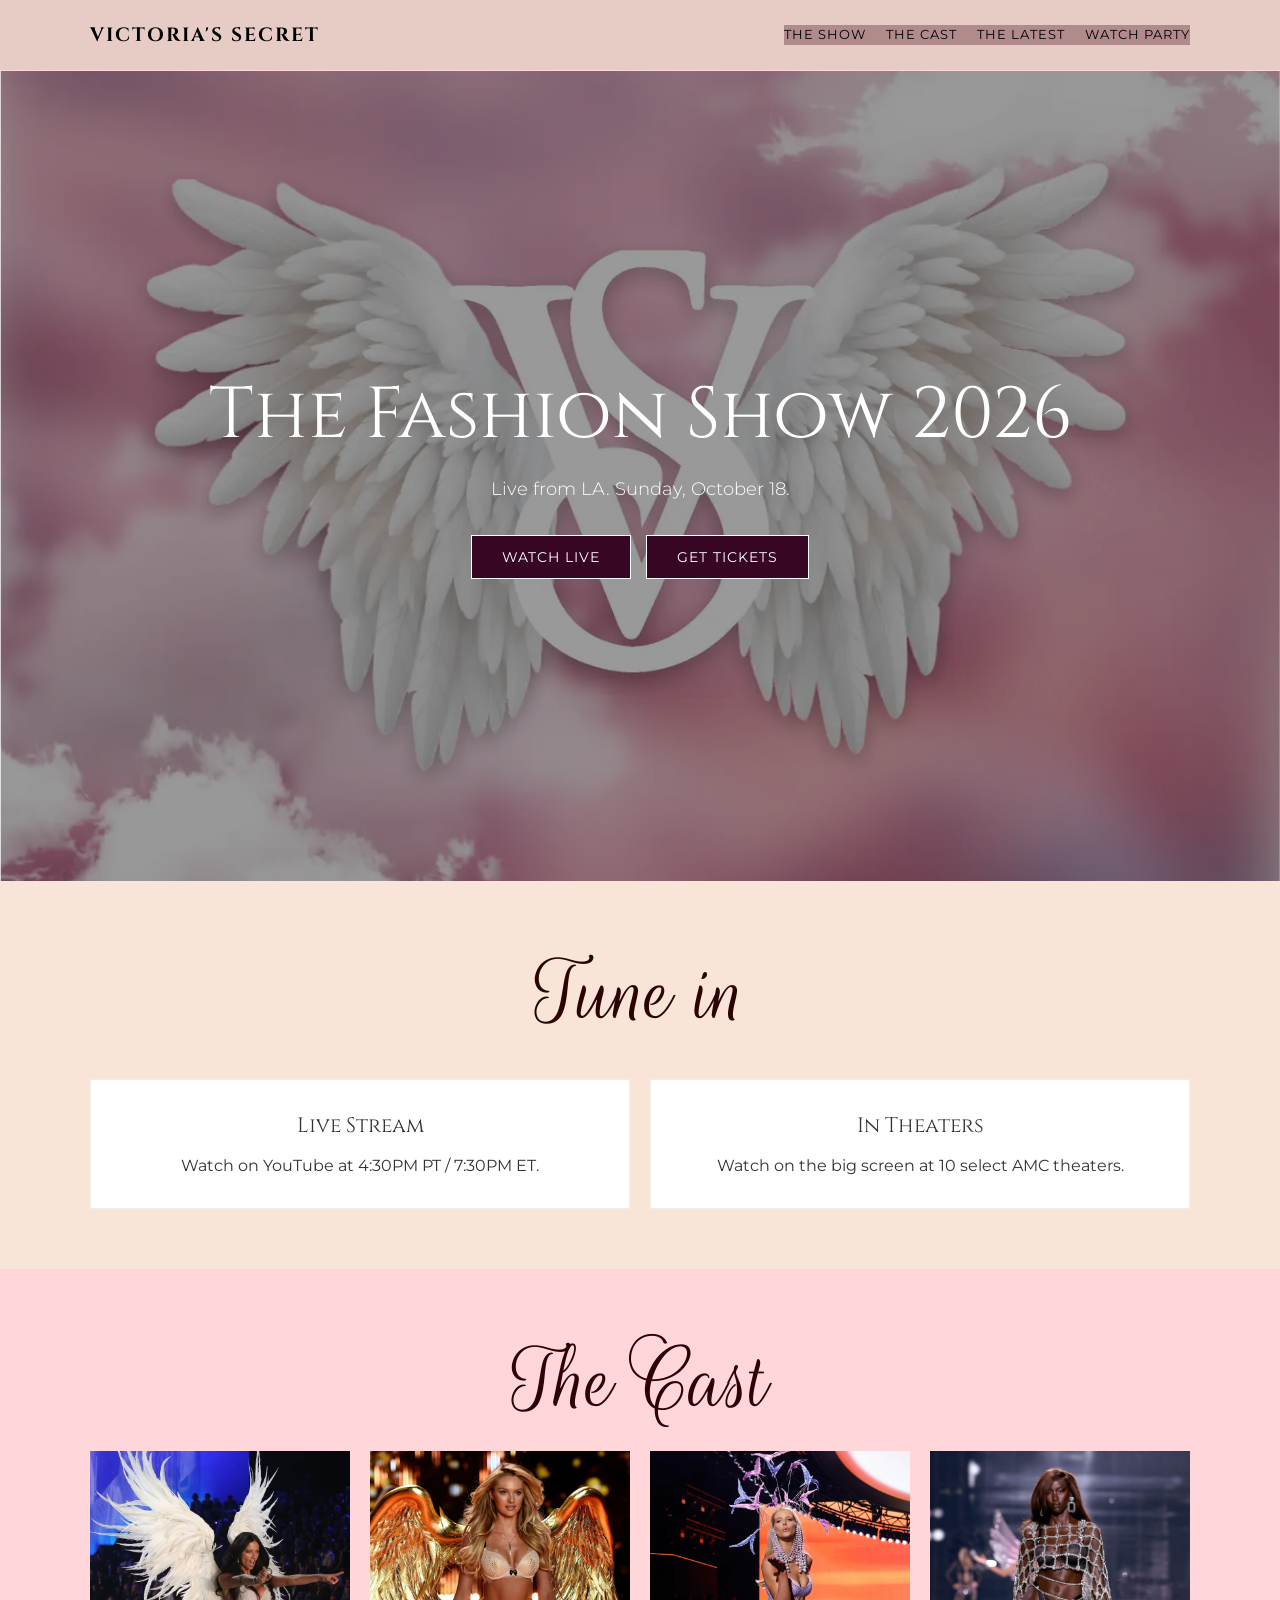
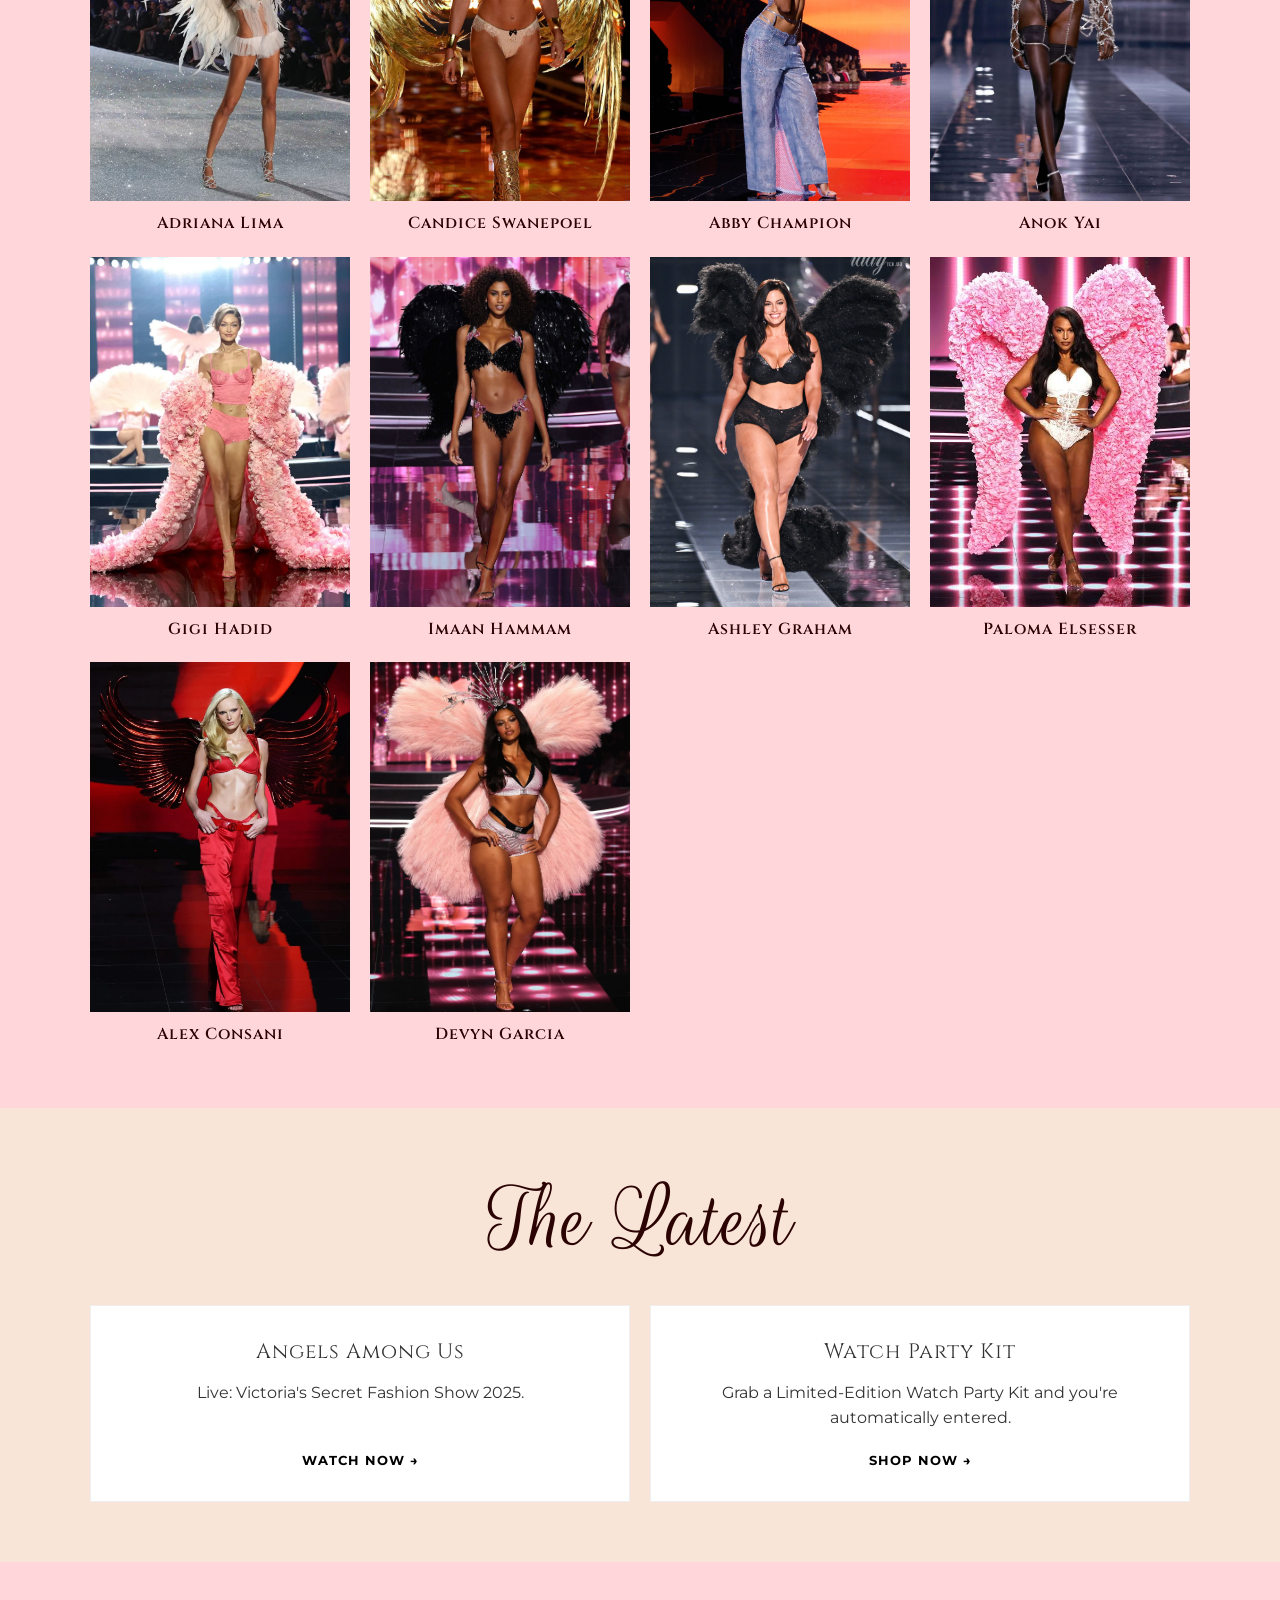
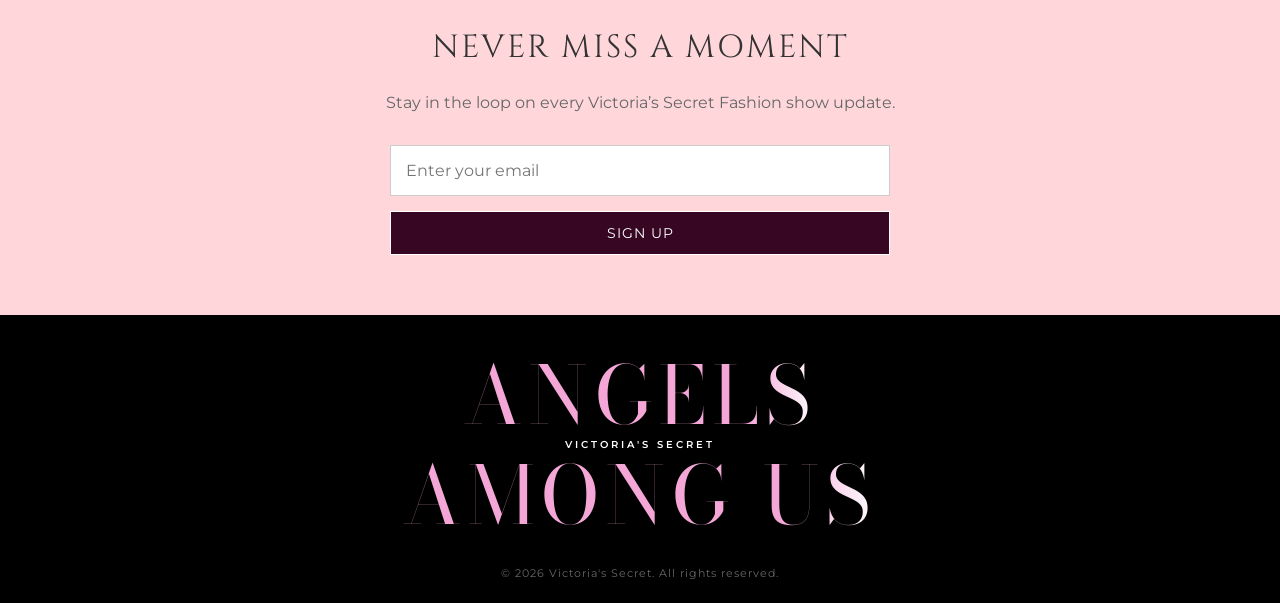
<file: task2/index.html>
<!DOCTYPE html>
<html lang="ru">
<head>
    <meta charset="UTF-8">
    <meta name="viewport" content="width=device-width, initial-scale=1.0">
    <title>Victoria's Secret Fashion Show 2026</title>
    <link href="https://fonts.googleapis.com/css2?family=Rouge+Script&display=swap" rel="stylesheet">
    <link href="https://fonts.googleapis.com/css2?family=Bodoni+Moda:wght@400;700&family=Cinzel:wght@400;700&family=Rouge+Script&family=Montserrat:wght@300;400;600&display=swap" rel="stylesheet">
    <link rel="stylesheet" href="style.css">
</head>
<body>

    <!-- Шапка сайта -->
    <header class="header">
        <div class="container header__container">
            <a href="#" class="logo">VICTORIA'S SECRET</a>
            
            <nav class="nav">
                <input type="checkbox" id="burger-toggle" class="burger-toggle">
                <label for="burger-toggle" class="burger">
                    <span></span>
                    <span></span>
                    <span></span>
                </label>

                <ul class="nav__list">
                    <li><a href="#show" class="nav__link">The Show</a></li>
                    <li><a href="#cast" class="nav__link">The Cast</a></li>
                    <li><a href="#latest" class="nav__link">The Latest</a></li>
                    <li><a href="#watch" class="nav__link">Watch Party</a></li>
                </ul>
            </nav>
        </div>
    </header>

    <main>
        <!-- 1. HERO SECTION -->
        <section class="hero" id="show">
            <div class="hero__bg">
                <img src="img/1.webp" alt="Fashion Show">
            </div>
            <div class="container hero__container">
                <div class="hero__content">
                    <h1 class="hero__title">The Fashion Show 2026</h1>
                    <p class="hero__subtitle">Live from LA. Sunday, October 18.</p>
                    <div class="hero__buttons">
                        <button class="btn btn--primary">Watch Live</button>
                        <button class="btn btn--outline">Get Tickets</button>
                    </div>
                </div>
            </div>
        </section>

      <!-- 2. TUNE IN SECTION -->
<section class="tune-in">
    <div class="container">
        <h2 class="section-title">Tune in</h2>
        <div class="tune-in__grid">
            
            <!-- Карточка 1: Live Stream -->
            <a href="https://www.youtube.com/@VictoriasSecret" target="_blank" rel="noopener noreferrer" class="info-card-link">
                <div class="info-card">
                    <h3>Live Stream</h3>
                    <p>Watch on YouTube at 4:30PM PT / 7:30PM ET.</p>
                </div>
            </a>
            
            <!-- Карточка 2: In Theaters (тоже ссылка) -->
            <a href="https://www.amctheatres.com/" target="_blank" rel="noopener noreferrer" class="info-card-link">
                <div class="info-card">
                    <h3>In Theaters</h3>
                    <p>Watch on the big screen at 10 select AMC theaters.</p>
                </div>
            </a>
            
        </div>
    </div>
</section>

        <!-- 3. THE CAST (10 Моделей) -->
        <section class="cast" id="cast">
            <div class="container">
                <h2 class="section-title">The Cast</h2>
                
                <div class="cast__grid">
                    <!-- 1 -->
                    <div class="model-card">
                        <div class="model-card__image">
                            <img src="img/Адриана Лима.jpg" alt="Adriana Lima">
                        </div>
                        <h3 class="model-card__name">Adriana Lima</h3>
                    </div>
                    <!-- 2 -->
                    <div class="model-card">
                        <div class="model-card__image">
                            <img src="img/Кэндис Свейнпол.webp" alt="Candice Swanepoel">
                        </div>
                        <h3 class="model-card__name">Candice Swanepoel</h3>
                    </div>
                    <!-- 3 -->
                    <div class="model-card">
                        <div class="model-card__image">
                            <img src="img/Abby Champion.webp" alt="Abby Champion">
                        </div>
                        <h3 class="model-card__name">Abby Champion</h3>
                    </div>
                     <!-- 7 -->
                     <div class="model-card">
                        <div class="model-card__image">
                            <img src="img/Anok Yai.jpg" alt="Anok Yai">
                        </div>
                        <h3 class="model-card__name">Anok Yai</h3>
                    </div>
                    <!-- 4 -->
                    <div class="model-card">
                        <div class="model-card__image">
                            <img src="img/Джиджи хадид.webp" alt="Gigi Hadid">
                        </div>
                        <h3 class="model-card__name">Gigi Hadid</h3>
                    </div>
                     <!-- 5 -->
                     <div class="model-card">
                        <div class="model-card__image">
                            <img src="img/Imaan Hammam.jpg" alt="Imaan Hammam">
                        </div>
                        <h3 class="model-card__name">Imaan Hammam</h3>
                    </div>
                
                    <!-- 6 -->
                    <div class="model-card">
                        <div class="model-card__image">
                            <img src="img/эшли грэм.jpg" alt="Ashley Graham">
                        </div>
                        <h3 class="model-card__name">Ashley Graham</h3>
                    </div>
                      <!-- 7 -->
                      <div class="model-card">
                        <div class="model-card__image">
                            <img src="img/paloma.jpg" alt="Paloma Elsesser">
                        </div>
                        <h3 class="model-card__name">Paloma Elsesser</h3>
                    </div>
                    
                    <!-- 9 -->
                    <div class="model-card">
                        <div class="model-card__image">
                            <img src="img/Alex Consani.webp" alt="Alex Consani">
                        </div>
                        <h3 class="model-card__name">Alex Consani</h3>
                    </div>
                    <!-- 10 -->
                    <div class="model-card">
                        <div class="model-card__image">
                            <img src="img/devyn garcia.jpg" alt="devyn garcia">
                        </div>
                        <h3 class="model-card__name">Devyn Garcia</h3>
                    </div>
                </div>
            </div>
        </section>

   <!-- 4. THE LATEST -->
<section class="latest" id="latest">
    <div class="container">
        <h2 class="section-title">The Latest</h2>
        <div class="latest__grid">
            
            <!-- КАРТОЧКА 1: Ссылка на YouTube -->
            <a href="https://www.youtube.com/watch?v=SdSSPF1S-Uc" target="_blank" rel="noopener noreferrer" class="news-card-link">
                <article class="news-card">
                    <h3>Angels Among Us</h3>
                    <p> Live: Victoria's Secret Fashion Show 2025.</p>
                    <span class="link-arrow">Watch Now &rarr;</span>
                </article>
            </a>
            
            <!-- КАРТОЧКА 2: Ссылка на Victoria's Secret -->
            <a href="https://www.victoriassecret.com/us/" target="_blank" rel="noopener noreferrer" class="news-card-link">
                <article class="news-card">
                    <h3>Watch Party Kit</h3>
                    <p>Grab a Limited-Edition Watch Party Kit and you're automatically entered.</p>
                    <span class="link-arrow">Shop Now &rarr;</span>
                </article>
            </a>
            
        </div>
    </div>
</section>

        <!-- 5. ФОРМА -->
        <section class="contact" id="watch">
            <div class="container">
                <h2 class="section-title">Never Miss A Moment</h2>
                <p class="contact__text">Stay in the loop on every Victoria’s Secret Fashion show update.</p>
                <form class="contact-form">
                    <div class="form-group">
                        <input type="email" id="email" placeholder="Enter your email" required>
                    </div>
                    <button type="submit" class="btn btn--primary">Sign Up</button>
                </form>
            </div>
        </section>
    </main>

       <!-- ПОДВАЛ (Angels Among Us) -->
       <footer class="footer">
        <div class="container footer__container">
            <div class="angels-logo">
                <span class="angels-logo__top">ANGELS</span>
                <span class="angels-logo__brand">VICTORIA'S SECRET</span>
                <span class="angels-logo__bottom">AMONG US</span>
            </div>
            <p class="footer__copyright">&copy; 2026 Victoria's Secret. All rights reserved.</p>
        </div>
    </footer>

</body>
</html>
</file>
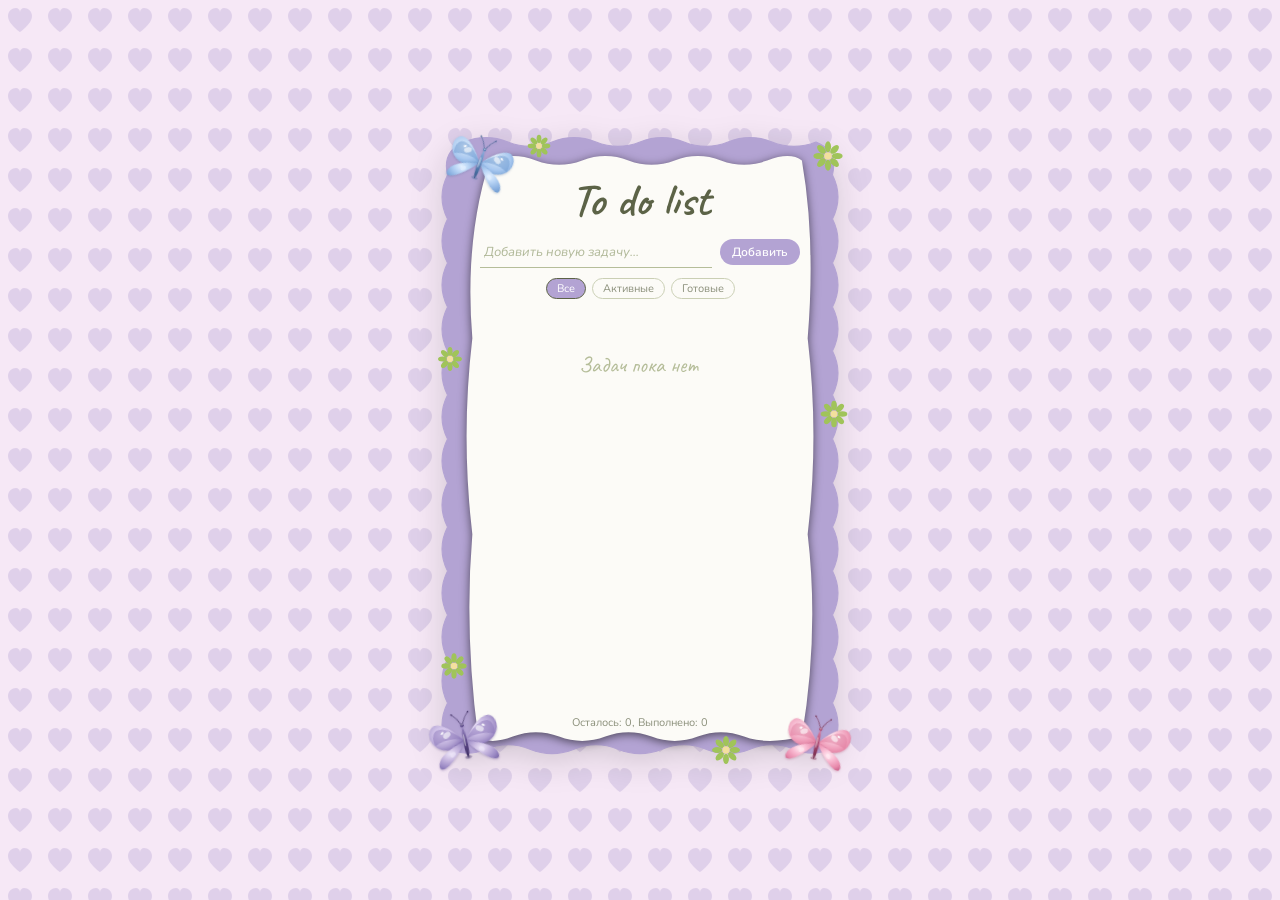
<file: task3/index.html>
<!DOCTYPE html>
<html lang="ru">
<head>
    <meta charset="UTF-8">
    <meta name="viewport" content="width=device-width, initial-scale=1.0">
    <title>To Do List</title>
    <link rel="preconnect" href="https://fonts.googleapis.com">
    <link rel="preconnect" href="https://fonts.gstatic.com" crossorigin>
    <link href="https://fonts.googleapis.com/css2?family=Caveat:wght@600&family=Nunito:wght@400;600;700&display=swap" rel="stylesheet">
    <link rel="stylesheet" href="css/style.css">
</head>
<body>
    <div class="app">
        <!-- Волнистая рамка -->
        <svg class="frame-svg" viewBox="0 0 400 600" preserveAspectRatio="none">
            <path d="
                M 40 20
                Q 60 12, 80 20 Q 100 28, 120 20 Q 140 12, 160 20 Q 180 28, 200 20 Q 220 12, 240 20 Q 260 28, 280 20 Q 300 12, 320 20 Q 340 28, 360 20
                Q 380 28, 375 50
                Q 385 70, 375 90 Q 385 110, 375 130 Q 385 150, 375 170 Q 385 190, 375 210 Q 385 230, 375 250 Q 385 270, 375 290 Q 385 310, 375 330 Q 385 350, 375 370 Q 385 390, 375 410 Q 385 430, 375 450 Q 385 470, 375 490 Q 385 510, 375 530 Q 385 550, 375 570
                Q 360 580, 340 572 Q 320 564, 300 572 Q 280 580, 260 572 Q 240 564, 220 572 Q 200 580, 180 572 Q 160 564, 140 572 Q 120 580, 100 572 Q 80 564, 60 572 Q 40 580, 25 570
                Q 15 550, 25 530 Q 15 510, 25 490 Q 15 470, 25 450 Q 15 430, 25 410 Q 15 390, 25 370 Q 15 350, 25 330 Q 15 310, 25 290 Q 15 270, 25 250 Q 15 230, 25 210 Q 15 190, 25 170 Q 15 150, 25 130 Q 15 110, 25 90 Q 15 70, 25 50
                Q 20 28, 40 20 Z
            " fill="#9fa882"/>
        </svg>

        <!-- Белый лист -->
        <div class="paper">
            <svg class="paper-svg" viewBox="0 0 320 500" preserveAspectRatio="none">
                <path d="
                    M 30 15
                    Q 50 8, 70 15 Q 90 22, 110 15 Q 130 8, 150 15 Q 170 22, 190 15 Q 210 8, 230 15 Q 250 22, 270 15 Q 290 8, 300 15
                    Q 312 80, 305 160 Q 315 240, 305 320 Q 315 400, 300 485
                    Q 270 492, 250 485 Q 230 478, 210 485 Q 190 492, 170 485 Q 150 478, 130 485 Q 110 492, 90 485 Q 70 478, 50 485 Q 30 492, 20 485
                    Q 8 400, 15 320 Q 5 240, 15 160 Q 8 80, 30 15 Z
                " fill="#fcfbf7"/>
            </svg>

            <div class="paper-content">
                <h1>To do list</h1>

                <form class="todo-form" id="todo-form">
                    <input type="text" id="todo-input" class="todo-input" placeholder="Добавить новую задачу..." autocomplete="off">
                    <button type="submit" class="btn btn--add">Добавить</button>
                </form>

                <div class="filters" id="filters">
                    <button class="filter-btn active" data-filter="all">Все</button>
                    <button class="filter-btn" data-filter="active">Активные</button>
                    <button class="filter-btn" data-filter="completed">Готовые</button>
                </div>

                <ul class="todo-list" id="todo-list"></ul>

                <div class="counter" id="counter">Осталось: 0, Выполнено: 0</div>
            </div>
        </div>

        <!-- ===== ДЕКОРАЦИИ ===== -->

        <!-- Большая голубая бабочка (в левом верхнем углу) -->
        <svg class="decor bow-top-left" viewBox="0 0 200 200">
            <defs>
                <radialGradient id="bigUpper" cx="40%" cy="35%" r="80%">
                    <stop offset="0%"   stop-color="#f0f7ff"/>
                    <stop offset="25%"  stop-color="#c8ddf5"/>
                    <stop offset="60%"  stop-color="#a8c8f0"/>
                    <stop offset="88%"  stop-color="#7fa8d8"/>
                    <stop offset="100%" stop-color="#5c85b8"/>
                </radialGradient>
                <radialGradient id="bigLower" cx="45%" cy="40%" r="78%">
                    <stop offset="0%"   stop-color="#e3f0ff"/>
                    <stop offset="35%"  stop-color="#b8d4f5"/>
                    <stop offset="75%"  stop-color="#8ab0e0"/>
                    <stop offset="100%" stop-color="#6f9bd0"/>
                </radialGradient>
                <linearGradient id="bigBody" x1="0%" y1="0%" x2="0%" y2="100%">
                    <stop offset="0%"   stop-color="#8ab0e0"/>
                    <stop offset="50%"  stop-color="#5c85b8"/>
                    <stop offset="100%" stop-color="#3a5a8b"/>
                </linearGradient>
                <filter id="bigShadow" x="-30%" y="-30%" width="160%" height="160%">
                    <feDropShadow dx="0" dy="3" stdDeviation="3"
                                  flood-color="#4a6a9b" flood-opacity="0.35"/>
                </filter>
                <filter id="bigBlur" x="-20%" y="-20%" width="140%" height="140%">
                    <feGaussianBlur stdDeviation="1.8"/>
                </filter>
            </defs>

            <g filter="url(#bigShadow)">
                <path d="M 96 100 C 70 60, 30 30, 12 48 C -8 68, 4 108, 40 118 C 60 124, 84 116, 96 100 Z"
                      fill="url(#bigUpper)"/>
                <path d="M 96 104 C 80 130, 50 160, 30 168 C 12 175, 8 158, 22 140 C 40 120, 76 108, 96 104 Z"
                      fill="url(#bigLower)"/>
                <path d="M 104 100 C 130 60, 170 30, 188 48 C 208 68, 196 108, 160 118 C 140 124, 116 116, 104 100 Z"
                      fill="url(#bigUpper)"/>
                <path d="M 104 104 C 120 130, 150 160, 170 168 C 188 175, 192 158, 178 140 C 160 120, 124 108, 104 104 Z"
                      fill="url(#bigLower)"/>

                <g filter="url(#bigBlur)" opacity="0.5">
                    <path d="M 96 100 C 76 72, 44 50, 24 58 C 12 64, 8 84, 14 100 C 40 88, 74 88, 96 100 Z"
                          fill="#6f9bd0"/>
                    <path d="M 104 100 C 124 72, 156 50, 176 58 C 188 64, 192 84, 186 100 C 160 88, 126 88, 104 100 Z"
                          fill="#6f9bd0"/>
                </g>

                <ellipse cx="52" cy="76" rx="12" ry="8" fill="#ffffff" opacity="0.6"
                         transform="rotate(-30 52 76)"/>
                <ellipse cx="148" cy="76" rx="12" ry="8" fill="#ffffff" opacity="0.6"
                         transform="rotate(30 148 76)"/>
                <ellipse cx="40" cy="68" rx="5" ry="3" fill="#ffffff" opacity="0.9"
                         transform="rotate(-30 40 68)"/>
                <ellipse cx="160" cy="68" rx="5" ry="3" fill="#ffffff" opacity="0.9"
                         transform="rotate(30 160 68)"/>
                <ellipse cx="58" cy="134" rx="9" ry="6" fill="#e3f0ff" opacity="0.7"
                         transform="rotate(-40 58 134)"/>
                <ellipse cx="142" cy="134" rx="9" ry="6" fill="#e3f0ff" opacity="0.7"
                         transform="rotate(40 142 134)"/>

                <ellipse cx="100" cy="150" rx="10" ry="4" fill="#4a6a9b"
                         opacity="0.35" filter="url(#bigBlur)"/>
                <path d="M 100 60 C 104 72, 106 90, 106 110 C 106 130, 104 145, 100 152
                         C 96 145, 94 130, 94 110 C 94 90, 96 72, 100 60 Z"
                      fill="url(#bigBody)"/>
                <circle cx="100" cy="58" r="5" fill="#5c85b8"/>
                <circle cx="100" cy="56" r="2" fill="#ffffff" opacity="0.7"/>
                <ellipse cx="98" cy="100" rx="2.5" ry="18" fill="#ffffff" opacity="0.45"/>

                <path d="M 98 54 Q 88 32, 76 22" fill="none"
                      stroke="#3a5a8b" stroke-width="1.8" stroke-linecap="round"/>
                <path d="M 102 54 Q 112 32, 124 22" fill="none"
                      stroke="#3a5a8b" stroke-width="1.8" stroke-linecap="round"/>
                <circle cx="76" cy="22" r="2.2" fill="#3a5a8b"/>
                <circle cx="124" cy="22" r="2.2" fill="#3a5a8b"/>

                <path d="M 96 100 Q 80 106, 66 112" fill="none"
                      stroke="#5c85b8" stroke-width="1" opacity="0.5"/>
                <path d="M 104 100 Q 120 106, 134 112" fill="none"
                      stroke="#5c85b8" stroke-width="1" opacity="0.5"/>
            </g>
        </svg>

        <!-- Ромашки -->
        <svg class="decor daisy daisy--top-center" viewBox="0 0 40 40">
            <g fill="#fbf8eb">
                <ellipse cx="20" cy="8" rx="4" ry="7"/>
                <ellipse cx="20" cy="32" rx="4" ry="7"/>
                <ellipse cx="8" cy="20" rx="7" ry="4"/>
                <ellipse cx="32" cy="20" rx="7" ry="4"/>
                <ellipse cx="11.5" cy="11.5" rx="4" ry="7" transform="rotate(-45 11.5 11.5)"/>
                <ellipse cx="28.5" cy="28.5" rx="4" ry="7" transform="rotate(-45 28.5 28.5)"/>
                <ellipse cx="28.5" cy="11.5" rx="4" ry="7" transform="rotate(45 28.5 11.5)"/>
                <ellipse cx="11.5" cy="28.5" rx="4" ry="7" transform="rotate(45 11.5 28.5)"/>
            </g>
            <circle cx="20" cy="20" r="5" fill="#e0ab4f"/>
        </svg>

        <svg class="decor daisy daisy--top-right" viewBox="0 0 40 40">
            <g fill="#fbf8eb">
                <ellipse cx="20" cy="8" rx="4" ry="7"/>
                <ellipse cx="20" cy="32" rx="4" ry="7"/>
                <ellipse cx="8" cy="20" rx="7" ry="4"/>
                <ellipse cx="32" cy="20" rx="7" ry="4"/>
                <ellipse cx="11.5" cy="11.5" rx="4" ry="7" transform="rotate(-45 11.5 11.5)"/>
                <ellipse cx="28.5" cy="28.5" rx="4" ry="7" transform="rotate(-45 28.5 28.5)"/>
                <ellipse cx="28.5" cy="11.5" rx="4" ry="7" transform="rotate(45 28.5 11.5)"/>
                <ellipse cx="11.5" cy="28.5" rx="4" ry="7" transform="rotate(45 11.5 28.5)"/>
            </g>
            <circle cx="20" cy="20" r="5" fill="#e0ab4f"/>
        </svg>

        <svg class="decor daisy daisy--mid-left" viewBox="0 0 40 40">
            <g fill="#fbf8eb">
                <ellipse cx="20" cy="8" rx="4" ry="7"/>
                <ellipse cx="20" cy="32" rx="4" ry="7"/>
                <ellipse cx="8" cy="20" rx="7" ry="4"/>
                <ellipse cx="32" cy="20" rx="7" ry="4"/>
                <ellipse cx="11.5" cy="11.5" rx="4" ry="7" transform="rotate(-45 11.5 11.5)"/>
                <ellipse cx="28.5" cy="28.5" rx="4" ry="7" transform="rotate(-45 28.5 28.5)"/>
                <ellipse cx="28.5" cy="11.5" rx="4" ry="7" transform="rotate(45 28.5 11.5)"/>
                <ellipse cx="11.5" cy="28.5" rx="4" ry="7" transform="rotate(45 11.5 28.5)"/>
            </g>
            <circle cx="20" cy="20" r="5" fill="#e0ab4f"/>
        </svg>

        <svg class="decor daisy daisy--mid-right" viewBox="0 0 40 40">
            <g fill="#fbf8eb">
                <ellipse cx="20" cy="8" rx="4" ry="7"/>
                <ellipse cx="20" cy="32" rx="4" ry="7"/>
                <ellipse cx="8" cy="20" rx="7" ry="4"/>
                <ellipse cx="32" cy="20" rx="7" ry="4"/>
                <ellipse cx="11.5" cy="11.5" rx="4" ry="7" transform="rotate(-45 11.5 11.5)"/>
                <ellipse cx="28.5" cy="28.5" rx="4" ry="7" transform="rotate(-45 28.5 28.5)"/>
                <ellipse cx="28.5" cy="11.5" rx="4" ry="7" transform="rotate(45 28.5 11.5)"/>
                <ellipse cx="11.5" cy="28.5" rx="4" ry="7" transform="rotate(45 11.5 28.5)"/>
            </g>
            <circle cx="20" cy="20" r="5" fill="#e0ab4f"/>
        </svg>

        <svg class="decor daisy daisy--bottom-left" viewBox="0 0 40 40">
            <g fill="#fbf8eb">
                <ellipse cx="20" cy="8" rx="4" ry="7"/>
                <ellipse cx="20" cy="32" rx="4" ry="7"/>
                <ellipse cx="8" cy="20" rx="7" ry="4"/>
                <ellipse cx="32" cy="20" rx="7" ry="4"/>
                <ellipse cx="11.5" cy="11.5" rx="4" ry="7" transform="rotate(-45 11.5 11.5)"/>
                <ellipse cx="28.5" cy="28.5" rx="4" ry="7" transform="rotate(-45 28.5 28.5)"/>
                <ellipse cx="28.5" cy="11.5" rx="4" ry="7" transform="rotate(45 28.5 11.5)"/>
                <ellipse cx="11.5" cy="28.5" rx="4" ry="7" transform="rotate(45 11.5 28.5)"/>
            </g>
            <circle cx="20" cy="20" r="5" fill="#e0ab4f"/>
        </svg>

        <svg class="decor daisy daisy--bottom-center" viewBox="0 0 40 40">
            <g fill="#fbf8eb">
                <ellipse cx="20" cy="8" rx="4" ry="7"/>
                <ellipse cx="20" cy="32" rx="4" ry="7"/>
                <ellipse cx="8" cy="20" rx="7" ry="4"/>
                <ellipse cx="32" cy="20" rx="7" ry="4"/>
                <ellipse cx="11.5" cy="11.5" rx="4" ry="7" transform="rotate(-45 11.5 11.5)"/>
                <ellipse cx="28.5" cy="28.5" rx="4" ry="7" transform="rotate(-45 28.5 28.5)"/>
                <ellipse cx="28.5" cy="11.5" rx="4" ry="7" transform="rotate(45 28.5 11.5)"/>
                <ellipse cx="11.5" cy="28.5" rx="4" ry="7" transform="rotate(45 11.5 28.5)"/>
            </g>
            <circle cx="20" cy="20" r="5" fill="#e0ab4f"/>
        </svg>

        <!-- Фиолетовая бабочка (слева внизу) -->
        <svg class="decor butterfly-purple" viewBox="0 0 200 200">
            <defs>
                <radialGradient id="purpleUpper" cx="40%" cy="35%" r="80%">
                    <stop offset="0%"   stop-color="#f3eaff"/>
                    <stop offset="25%"  stop-color="#d6c8ec"/>
                    <stop offset="60%"  stop-color="#b3a3d3"/>
                    <stop offset="88%"  stop-color="#8a76b8"/>
                    <stop offset="100%" stop-color="#5e4a8a"/>
                </radialGradient>
                <radialGradient id="purpleLower" cx="45%" cy="40%" r="78%">
                    <stop offset="0%"   stop-color="#ede5f8"/>
                    <stop offset="35%"  stop-color="#c8b8e0"/>
                    <stop offset="75%"  stop-color="#9a89c4"/>
                    <stop offset="100%" stop-color="#7a68a8"/>
                </radialGradient>
                <linearGradient id="purpleBody" x1="0%" y1="0%" x2="0%" y2="100%">
                    <stop offset="0%"   stop-color="#9a89c4"/>
                    <stop offset="50%"  stop-color="#5e4a8a"/>
                    <stop offset="100%" stop-color="#3a2c5e"/>
                </linearGradient>
                <filter id="purpleShadow" x="-30%" y="-30%" width="160%" height="160%">
                    <feDropShadow dx="0" dy="3" stdDeviation="3"
                                  flood-color="#5e4a8a" flood-opacity="0.35"/>
                </filter>
                <filter id="purpleBlur" x="-20%" y="-20%" width="140%" height="140%">
                    <feGaussianBlur stdDeviation="1.8"/>
                </filter>
            </defs>

            <g filter="url(#purpleShadow)">
                <path d="M 96 100 C 70 60, 30 30, 12 48 C -8 68, 4 108, 40 118 C 60 124, 84 116, 96 100 Z"
                      fill="url(#purpleUpper)"/>
                <path d="M 96 104 C 80 130, 50 160, 30 168 C 12 175, 8 158, 22 140 C 40 120, 76 108, 96 104 Z"
                      fill="url(#purpleLower)"/>
                <path d="M 104 100 C 130 60, 170 30, 188 48 C 208 68, 196 108, 160 118 C 140 124, 116 116, 104 100 Z"
                      fill="url(#purpleUpper)"/>
                <path d="M 104 104 C 120 130, 150 160, 170 168 C 188 175, 192 158, 178 140 C 160 120, 124 108, 104 104 Z"
                      fill="url(#purpleLower)"/>

                <g filter="url(#purpleBlur)" opacity="0.5">
                    <path d="M 96 100 C 76 72, 44 50, 24 58 C 12 64, 8 84, 14 100 C 40 88, 74 88, 96 100 Z"
                          fill="#8a76b8"/>
                    <path d="M 104 100 C 124 72, 156 50, 176 58 C 188 64, 192 84, 186 100 C 160 88, 126 88, 104 100 Z"
                          fill="#8a76b8"/>
                </g>

                <ellipse cx="52" cy="76" rx="12" ry="8" fill="#ffffff" opacity="0.6"
                         transform="rotate(-30 52 76)"/>
                <ellipse cx="148" cy="76" rx="12" ry="8" fill="#ffffff" opacity="0.6"
                         transform="rotate(30 148 76)"/>
                <ellipse cx="40" cy="68" rx="5" ry="3" fill="#ffffff" opacity="0.9"
                         transform="rotate(-30 40 68)"/>
                <ellipse cx="160" cy="68" rx="5" ry="3" fill="#ffffff" opacity="0.9"
                         transform="rotate(30 160 68)"/>
                <ellipse cx="58" cy="134" rx="9" ry="6" fill="#ede5f8" opacity="0.7"
                         transform="rotate(-40 58 134)"/>
                <ellipse cx="142" cy="134" rx="9" ry="6" fill="#ede5f8" opacity="0.7"
                         transform="rotate(40 142 134)"/>

                <ellipse cx="100" cy="150" rx="10" ry="4" fill="#3a2c5e"
                         opacity="0.35" filter="url(#purpleBlur)"/>
                <path d="M 100 60 C 104 72, 106 90, 106 110 C 106 130, 104 145, 100 152
                         C 96 145, 94 130, 94 110 C 94 90, 96 72, 100 60 Z"
                      fill="url(#purpleBody)"/>
                <circle cx="100" cy="58" r="5" fill="#5e4a8a"/>
                <circle cx="100" cy="56" r="2" fill="#ffffff" opacity="0.7"/>
                <ellipse cx="98" cy="100" rx="2.5" ry="18" fill="#ffffff" opacity="0.45"/>

                <path d="M 98 54 Q 88 32, 76 22" fill="none"
                      stroke="#3a2c5e" stroke-width="1.8" stroke-linecap="round"/>
                <path d="M 102 54 Q 112 32, 124 22" fill="none"
                      stroke="#3a2c5e" stroke-width="1.8" stroke-linecap="round"/>
                <circle cx="76" cy="22" r="2.2" fill="#3a2c5e"/>
                <circle cx="124" cy="22" r="2.2" fill="#3a2c5e"/>

                <path d="M 96 100 Q 80 106, 66 112" fill="none"
                      stroke="#5e4a8a" stroke-width="1" opacity="0.5"/>
                <path d="M 104 100 Q 120 106, 134 112" fill="none"
                      stroke="#5e4a8a" stroke-width="1" opacity="0.5"/>
            </g>
        </svg>

        <!-- Розовая бабочка (справа внизу) -->
        <svg class="decor butterfly-pink" viewBox="0 0 200 200">
            <defs>
                <radialGradient id="pinkUpper" cx="40%" cy="35%" r="80%">
                    <stop offset="0%"   stop-color="#fff0f5"/>
                    <stop offset="25%"  stop-color="#f8c8da"/>
                    <stop offset="60%"  stop-color="#f0a0bc"/>
                    <stop offset="88%"  stop-color="#e07fa0"/>
                    <stop offset="100%" stop-color="#a84870"/>
                </radialGradient>
                <radialGradient id="pinkLower" cx="45%" cy="40%" r="78%">
                    <stop offset="0%"   stop-color="#ffeaf2"/>
                    <stop offset="35%"  stop-color="#f8b8d0"/>
                    <stop offset="75%"  stop-color="#e88aac"/>
                    <stop offset="100%" stop-color="#c86088"/>
                </radialGradient>
                <linearGradient id="pinkBody" x1="0%" y1="0%" x2="0%" y2="100%">
                    <stop offset="0%"   stop-color="#e07fa0"/>
                    <stop offset="50%"  stop-color="#a84870"/>
                    <stop offset="100%" stop-color="#6e2a48"/>
                </linearGradient>
                <filter id="pinkShadow" x="-30%" y="-30%" width="160%" height="160%">
                    <feDropShadow dx="0" dy="3" stdDeviation="3"
                                  flood-color="#a84870" flood-opacity="0.35"/>
                </filter>
                <filter id="pinkBlur" x="-20%" y="-20%" width="140%" height="140%">
                    <feGaussianBlur stdDeviation="1.8"/>
                </filter>
            </defs>

            <g filter="url(#pinkShadow)">
                <path d="M 96 100 C 70 60, 30 30, 12 48 C -8 68, 4 108, 40 118 C 60 124, 84 116, 96 100 Z"
                      fill="url(#pinkUpper)"/>
                <path d="M 96 104 C 80 130, 50 160, 30 168 C 12 175, 8 158, 22 140 C 40 120, 76 108, 96 104 Z"
                      fill="url(#pinkLower)"/>
                <path d="M 104 100 C 130 60, 170 30, 188 48 C 208 68, 196 108, 160 118 C 140 124, 116 116, 104 100 Z"
                      fill="url(#pinkUpper)"/>
                <path d="M 104 104 C 120 130, 150 160, 170 168 C 188 175, 192 158, 178 140 C 160 120, 124 108, 104 104 Z"
                      fill="url(#pinkLower)"/>

                <g filter="url(#pinkBlur)" opacity="0.5">
                    <path d="M 96 100 C 76 72, 44 50, 24 58 C 12 64, 8 84, 14 100 C 40 88, 74 88, 96 100 Z"
                          fill="#e07fa0"/>
                    <path d="M 104 100 C 124 72, 156 50, 176 58 C 188 64, 192 84, 186 100 C 160 88, 126 88, 104 100 Z"
                          fill="#e07fa0"/>
                </g>

                <ellipse cx="52" cy="76" rx="12" ry="8" fill="#ffffff" opacity="0.6"
                         transform="rotate(-30 52 76)"/>
                <ellipse cx="148" cy="76" rx="12" ry="8" fill="#ffffff" opacity="0.6"
                         transform="rotate(30 148 76)"/>
                <ellipse cx="40" cy="68" rx="5" ry="3" fill="#ffffff" opacity="0.9"
                         transform="rotate(-30 40 68)"/>
                <ellipse cx="160" cy="68" rx="5" ry="3" fill="#ffffff" opacity="0.9"
                         transform="rotate(30 160 68)"/>
                <ellipse cx="58" cy="134" rx="9" ry="6" fill="#ffeaf2" opacity="0.7"
                         transform="rotate(-40 58 134)"/>
                <ellipse cx="142" cy="134" rx="9" ry="6" fill="#ffeaf2" opacity="0.7"
                         transform="rotate(40 142 134)"/>

                <ellipse cx="100" cy="150" rx="10" ry="4" fill="#6e2a48"
                         opacity="0.35" filter="url(#pinkBlur)"/>
                <path d="M 100 60 C 104 72, 106 90, 106 110 C 106 130, 104 145, 100 152
                         C 96 145, 94 130, 94 110 C 94 90, 96 72, 100 60 Z"
                      fill="url(#pinkBody)"/>
                <circle cx="100" cy="58" r="5" fill="#a84870"/>
                <circle cx="100" cy="56" r="2" fill="#ffffff" opacity="0.7"/>
                <ellipse cx="98" cy="100" rx="2.5" ry="18" fill="#ffffff" opacity="0.45"/>

                <path d="M 98 54 Q 88 32, 76 22" fill="none"
                      stroke="#6e2a48" stroke-width="1.8" stroke-linecap="round"/>
                <path d="M 102 54 Q 112 32, 124 22" fill="none"
                      stroke="#6e2a48" stroke-width="1.8" stroke-linecap="round"/>
                <circle cx="76" cy="22" r="2.2" fill="#6e2a48"/>
                <circle cx="124" cy="22" r="2.2" fill="#6e2a48"/>

                <path d="M 96 100 Q 80 106, 66 112" fill="none"
                      stroke="#a84870" stroke-width="1" opacity="0.5"/>
                <path d="M 104 100 Q 120 106, 134 112" fill="none"
                      stroke="#a84870" stroke-width="1" opacity="0.5"/>
            </g>
        </svg>
    </div>

    <script type="module" src="js/main.js"></script>
</body>
</html>
</file>
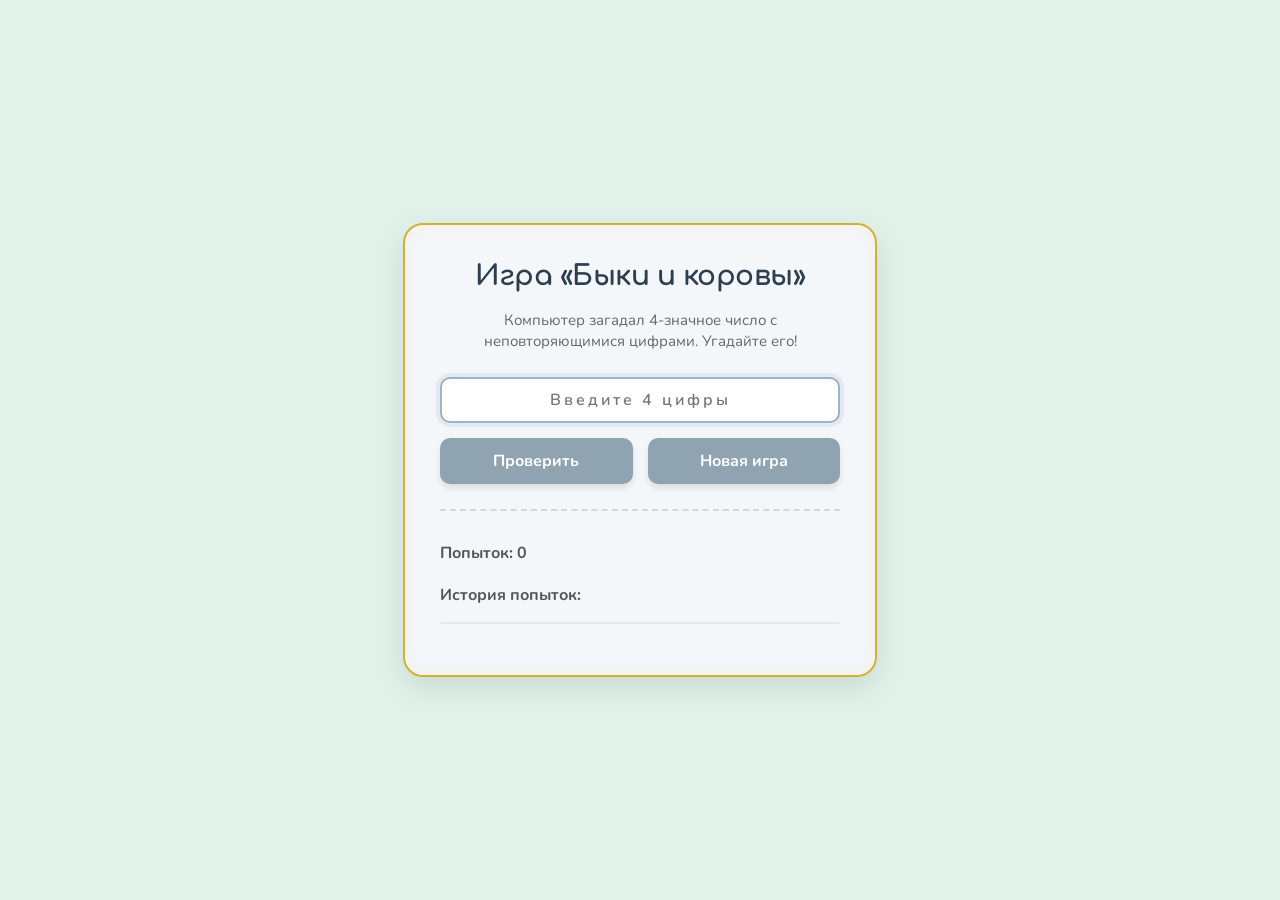
<file: task4/index.html>
<!DOCTYPE html>
<html lang="ru">
<head>
    <meta charset="UTF-8">
    <meta name="viewport" content="width=device-width, initial-scale=1.0">
    <title>Быки и Коровы</title>
    
    <!-- Подключение красивых шрифтов -->
    <link rel="preconnect" href="https://fonts.googleapis.com">
    <link rel="preconnect" href="https://fonts.gstatic.com" crossorigin>
    <link href="https://fonts.googleapis.com/css2?family=Comfortaa:wght@700&family=Nunito:wght@400;600;700&display=swap" rel="stylesheet">
    
    <link rel="stylesheet" href="style.css">
</head>
<body>
    <div class="game-container">
        <h1>Игра «Быки и коровы»</h1>
        <p class="rules">Компьютер загадал 4-значное число с неповторяющимися цифрами. Угадайте его!</p>
        
        <!-- Поле ввода  -->
        <div class="input-group">
            <input type="text" id="guess-input" maxlength="4" placeholder="Введите 4 цифры" autocomplete="off">
        </div>

        <!-- Две кнопки внизу -->
        <div class="controls">
            <button id="check-btn">Проверить</button>
            <button id="new-game-btn">Новая игра</button>
        </div>

        <!-- Сообщения об ошибках и победе -->
        <div id="error-message" class="error hidden"></div>
        <div id="win-message" class="win hidden"></div>

        <div class="info-panel">
            <p>Попыток: <span id="attempts-count">0</span></p>
        </div>

        <div class="history-container">
            <h3>История попыток:</h3>
            <ul id="history-list"></ul>
        </div>
    </div>
    
    <!-- Подключаем главный модуль -->
    <script type="module" src="js/main.js"></script>
</body>
</html>
</file>
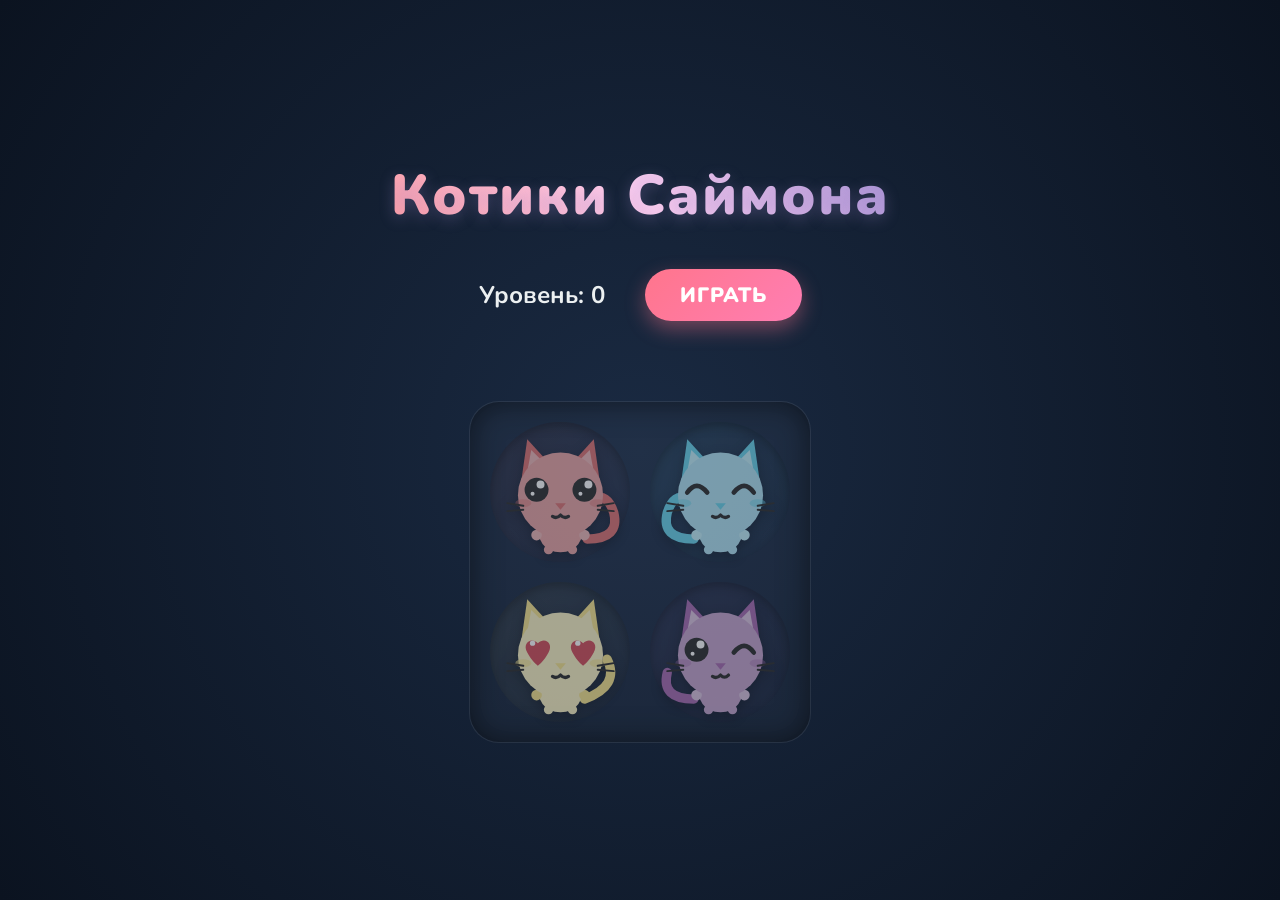
<file: task5/index.html>
<!DOCTYPE html>
<html lang="ru">
<head>
    <meta charset="UTF-8">
    <meta name="viewport" content="width=device-width, initial-scale=1.0">
    <title>Simon Says: Котики</title>
    <link rel="preconnect" href="https://fonts.googleapis.com">
    <link rel="preconnect" href="https://fonts.gstatic.com" crossorigin>
    <link href="https://fonts.googleapis.com/css2?family=Nunito:wght@700;900&display=swap" rel="stylesheet">
    <link rel="stylesheet" href="style.css">
</head>
<body>
    <div class="game-container">
        <h1 class="game-title">Котики Саймона</h1>
        
        <div class="info-panel">
            <div class="score">Уровень: <span id="level">0</span></div>
            <button id="start-btn">Играть</button>
        </div>

        <div class="message" id="message"></div>

        <div class="game-board" id="game-board">
            
            <!-- Котик 1 (Красный) -->
            <div class="sector cat-0" data-id="0">
                <svg viewBox="0 0 100 100" class="cat-svg">
                    <!-- Хвост -->
                    <path d="M 70 85 Q 95 85 90 65 Q 85 50 75 55" fill="none" stroke="#ff6b6b" stroke-width="7" stroke-linecap="round" />
                    <!-- Тело -->
                    <path d="M 32 70 Q 32 95 50 95 Q 68 95 68 70 Z" fill="#ff9f9f" />
                    <!-- Задние лапки -->
                    <circle cx="41" cy="93" r="3.5" fill="#ff9f9f" />
                    <circle cx="59" cy="93" r="3.5" fill="#ff9f9f" />
                    <!-- Передние лапки -->
                    <circle cx="32" cy="82" r="4" fill="#ffb3b3" />
                    <circle cx="68" cy="82" r="4" fill="#ffb3b3" />
                    <!-- Уши -->
                    <path d="M 20 45 L 25 10 L 45 32 Z" fill="#ff6b6b" />
                    <path d="M 80 45 L 75 10 L 55 32 Z" fill="#ff6b6b" />
                    <path d="M 24 40 L 28 18 L 42 32 Z" fill="#ffb3b3" />
                    <path d="M 76 40 L 72 18 L 58 32 Z" fill="#ffb3b3" />
                    <!-- Голова -->
                    <circle cx="50" cy="52" r="32" fill="#ff9f9f" />
                    <!-- Глаза -->
                    <g class="eyes">
                        <circle cx="32" cy="48" r="9" fill="#333" />
                        <circle cx="68" cy="48" r="9" fill="#333" />
                        <circle cx="35" cy="44" r="3" fill="#fff" />
                        <circle cx="71" cy="44" r="3" fill="#fff" />
                        <circle cx="29" cy="51" r="1.5" fill="#fff" />
                        <circle cx="65" cy="51" r="1.5" fill="#fff" />
                    </g>
                    <!-- Румянец -->
                    <ellipse cx="22" cy="58" rx="6" ry="3" fill="#ff6b6b" opacity="0.4" />
                    <ellipse cx="78" cy="58" rx="6" ry="3" fill="#ff6b6b" opacity="0.4" />
                    <!-- Нос -->
                    <path d="M 46 58 L 54 58 L 50 63 Z" fill="#ff6b6b" stroke-linejoin="round" />
                    <!-- Улыбка -->
                    <path d="M 44 68 Q 47 70 50 67 Q 53 70 56 68" fill="none" stroke="#333" stroke-width="2.5" stroke-linecap="round" stroke-linejoin="round" />
                    <!-- Усы -->
                    <line x1="10" y1="58" x2="22" y2="60" stroke="#333" stroke-width="1.5" stroke-linecap="round" />
                    <line x1="10" y1="64" x2="22" y2="63" stroke="#333" stroke-width="1.5" stroke-linecap="round" />
                    <line x1="90" y1="58" x2="78" y2="60" stroke="#333" stroke-width="1.5" stroke-linecap="round" />
                    <line x1="90" y1="64" x2="78" y2="63" stroke="#333" stroke-width="1.5" stroke-linecap="round" />
                </svg>
            </div>

            <!-- Котик 2 (Голубой) -->
            <div class="sector cat-1" data-id="1">
                <svg viewBox="0 0 100 100" class="cat-svg">
                    <!-- Хвост -->
                    <path d="M 30 85 Q 5 85 10 65 Q 15 50 25 55" fill="none" stroke="#48dbfb" stroke-width="7" stroke-linecap="round" />
                    <!-- Тело -->
                    <path d="M 32 70 Q 32 95 50 95 Q 68 95 68 70 Z" fill="#a0e6fb" />
                    <!-- Задние лапки -->
                    <circle cx="41" cy="93" r="3.5" fill="#a0e6fb" />
                    <circle cx="59" cy="93" r="3.5" fill="#a0e6fb" />
                    <!-- Передние лапки -->
                    <circle cx="32" cy="82" r="4" fill="#b3f0ff" />
                    <circle cx="68" cy="82" r="4" fill="#b3f0ff" />
                    <!-- Уши -->
                    <path d="M 20 45 L 25 10 L 45 32 Z" fill="#48dbfb" />
                    <path d="M 80 45 L 75 10 L 55 32 Z" fill="#48dbfb" />
                    <path d="M 24 40 L 28 18 L 42 32 Z" fill="#b3f0ff" />
                    <path d="M 76 40 L 72 18 L 58 32 Z" fill="#b3f0ff" />
                    <!-- Голова -->
                    <circle cx="50" cy="52" r="32" fill="#a0e6fb" />
                    <!-- Зажмуренные глаза -->
                    <path d="M 25 50 Q 32 40 40 50" fill="none" stroke="#333" stroke-width="3.5" stroke-linecap="round" />
                    <path d="M 60 50 Q 68 40 75 50" fill="none" stroke="#333" stroke-width="3.5" stroke-linecap="round" />
                    <!-- Румянец -->
                    <ellipse cx="22" cy="58" rx="6" ry="3" fill="#48dbfb" opacity="0.5" />
                    <ellipse cx="78" cy="58" rx="6" ry="3" fill="#48dbfb" opacity="0.5" />
                    <!-- Нос -->
                    <path d="M 46 58 L 54 58 L 50 63 Z" fill="#48dbfb" stroke-linejoin="round" />
                    <!-- Улыбка -->
                    <path d="M 44 68 Q 47 70 50 67 Q 53 70 56 68" fill="none" stroke="#333" stroke-width="2.5" stroke-linecap="round" stroke-linejoin="round" />
                    <!-- Усы -->
                    <line x1="10" y1="58" x2="22" y2="60" stroke="#333" stroke-width="1.5" stroke-linecap="round" />
                    <line x1="10" y1="64" x2="22" y2="63" stroke="#333" stroke-width="1.5" stroke-linecap="round" />
                    <line x1="90" y1="58" x2="78" y2="60" stroke="#333" stroke-width="1.5" stroke-linecap="round" />
                    <line x1="90" y1="64" x2="78" y2="63" stroke="#333" stroke-width="1.5" stroke-linecap="round" />
                </svg>
            </div>

            <!-- Котик 3 (Желтый) -->
            <div class="sector cat-2" data-id="2">
                <svg viewBox="0 0 100 100" class="cat-svg">
                    <!-- Хвост -->
                    <path d="M 68 85 Q 95 75 85 55" fill="none" stroke="#ffe66d" stroke-width="7" stroke-linecap="round" />
                    <!-- Тело -->
                    <path d="M 32 70 Q 32 95 50 95 Q 68 95 68 70 Z" fill="#fff4b3" />
                    <!-- Задние лапки -->
                    <circle cx="41" cy="93" r="3.5" fill="#fff4b3" />
                    <circle cx="59" cy="93" r="3.5" fill="#fff4b3" />
                    <!-- Передние лапки -->
                    <circle cx="32" cy="82" r="4" fill="#ffe66d" />
                    <circle cx="68" cy="82" r="4" fill="#ffe66d" />
                    <!-- Уши -->
                    <path d="M 20 45 L 25 10 L 45 32 Z" fill="#ffe66d" />
                    <path d="M 80 45 L 75 10 L 55 32 Z" fill="#ffe66d" />
                    <path d="M 24 40 L 28 18 L 42 32 Z" fill="#fff4b3" />
                    <path d="M 76 40 L 72 18 L 58 32 Z" fill="#fff4b3" />
                    <!-- Голова -->
                    <circle cx="50" cy="52" r="32" fill="#fff4b3" />
                    <!-- Глазки-сердечки -->
                    <path d="M 0,-5 C -5,-10 -12,-5 -8,2 C -5,8 0,12 0,12 C 0,12 5,8 8,2 C 12,-5 5,-10 0,-5 Z" fill="#ff4757" transform="translate(33, 48) scale(1.0)" />
                    <path d="M 0,-5 C -5,-10 -12,-5 -8,2 C -5,8 0,12 0,12 C 0,12 5,8 8,2 C 12,-5 5,-10 0,-5 Z" fill="#ff4757" transform="translate(67, 48) scale(1.0)" />
                    <!-- Блики на сердечках -->
                    <circle cx="29" cy="43" r="2" fill="#fff" />
                    <circle cx="63" cy="43" r="2" fill="#fff" />
                    <!-- Румянец -->
                    <ellipse cx="22" cy="58" rx="6" ry="3" fill="#ffe66d" opacity="0.6" />
                    <ellipse cx="78" cy="58" rx="6" ry="3" fill="#ffe66d" opacity="0.6" />
                    <!-- Нос -->
                    <path d="M 46 58 L 54 58 L 50 63 Z" fill="#ffe66d" stroke-linejoin="round" />
                    <!-- Улыбка -->
                    <path d="M 44 68 Q 47 70 50 67 Q 53 70 56 68" fill="none" stroke="#333" stroke-width="2.5" stroke-linecap="round" stroke-linejoin="round" />
                    <!-- Усы -->
                    <line x1="10" y1="58" x2="22" y2="60" stroke="#333" stroke-width="1.5" stroke-linecap="round" />
                    <line x1="10" y1="64" x2="22" y2="63" stroke="#333" stroke-width="1.5" stroke-linecap="round" />
                    <line x1="90" y1="58" x2="78" y2="60" stroke="#333" stroke-width="1.5" stroke-linecap="round" />
                    <line x1="90" y1="64" x2="78" y2="63" stroke="#333" stroke-width="1.5" stroke-linecap="round" />
                </svg>
            </div>

            <!-- Котик 4 (Фиолетовый) -->
            <div class="sector cat-3" data-id="3">
                <svg viewBox="0 0 100 100" class="cat-svg">
                    <!-- Хвост -->
                    <path d="M 30 85 Q 5 85 10 65" fill="none" stroke="#ba68c8" stroke-width="7" stroke-linecap="round" />
                    <!-- Тело -->
                    <path d="M 32 70 Q 32 95 50 95 Q 68 95 68 70 Z" fill="#d1a3db" />
                    <!-- Задние лапки -->
                    <circle cx="41" cy="93" r="3.5" fill="#d1a3db" />
                    <circle cx="59" cy="93" r="3.5" fill="#d1a3db" />
                    <!-- Передние лапки -->
                    <circle cx="32" cy="82" r="4" fill="#e1c2e8" />
                    <circle cx="68" cy="82" r="4" fill="#e1c2e8" />
                    <!-- Уши -->
                    <path d="M 20 45 L 25 10 L 45 32 Z" fill="#ba68c8" />
                    <path d="M 80 45 L 75 10 L 55 32 Z" fill="#ba68c8" />
                    <path d="M 24 40 L 28 18 L 42 32 Z" fill="#e1c2e8" />
                    <path d="M 76 40 L 72 18 L 58 32 Z" fill="#e1c2e8" />
                    <!-- Голова -->
                    <circle cx="50" cy="52" r="32" fill="#d1a3db" />
                    <!-- Один глаз, второй подмигивает -->
                    <circle cx="32" cy="48" r="9" fill="#333" />
                    <circle cx="35" cy="44" r="3" fill="#fff" />
                    <circle cx="29" cy="51" r="1.5" fill="#fff" />
                    <path d="M 60 50 Q 68 40 75 50" fill="none" stroke="#333" stroke-width="3.5" stroke-linecap="round" />
                    <!-- Румянец -->
                    <ellipse cx="22" cy="58" rx="6" ry="3" fill="#ba68c8" opacity="0.4" />
                    <ellipse cx="78" cy="58" rx="6" ry="3" fill="#ba68c8" opacity="0.4" />
                    <!-- Нос -->
                    <path d="M 46 58 L 54 58 L 50 63 Z" fill="#ba68c8" stroke-linejoin="round" />
                    <!-- Улыбка -->
                    <path d="M 44 68 Q 47 70 50 67 Q 53 70 56 67" fill="none" stroke="#333" stroke-width="2.5" stroke-linecap="round" stroke-linejoin="round" />
                    <!-- Усы -->
                    <line x1="10" y1="58" x2="22" y2="60" stroke="#333" stroke-width="1.5" stroke-linecap="round" />
                    <line x1="10" y1="64" x2="22" y2="63" stroke="#333" stroke-width="1.5" stroke-linecap="round" />
                    <line x1="90" y1="58" x2="78" y2="60" stroke="#333" stroke-width="1.5" stroke-linecap="round" />
                    <line x1="90" y1="64" x2="78" y2="63" stroke="#333" stroke-width="1.5" stroke-linecap="round" />
                </svg>
            </div>

        </div>
    </div>
    
    <script type="module" src="js/main.js"></script>
</body>
</html>
</file>
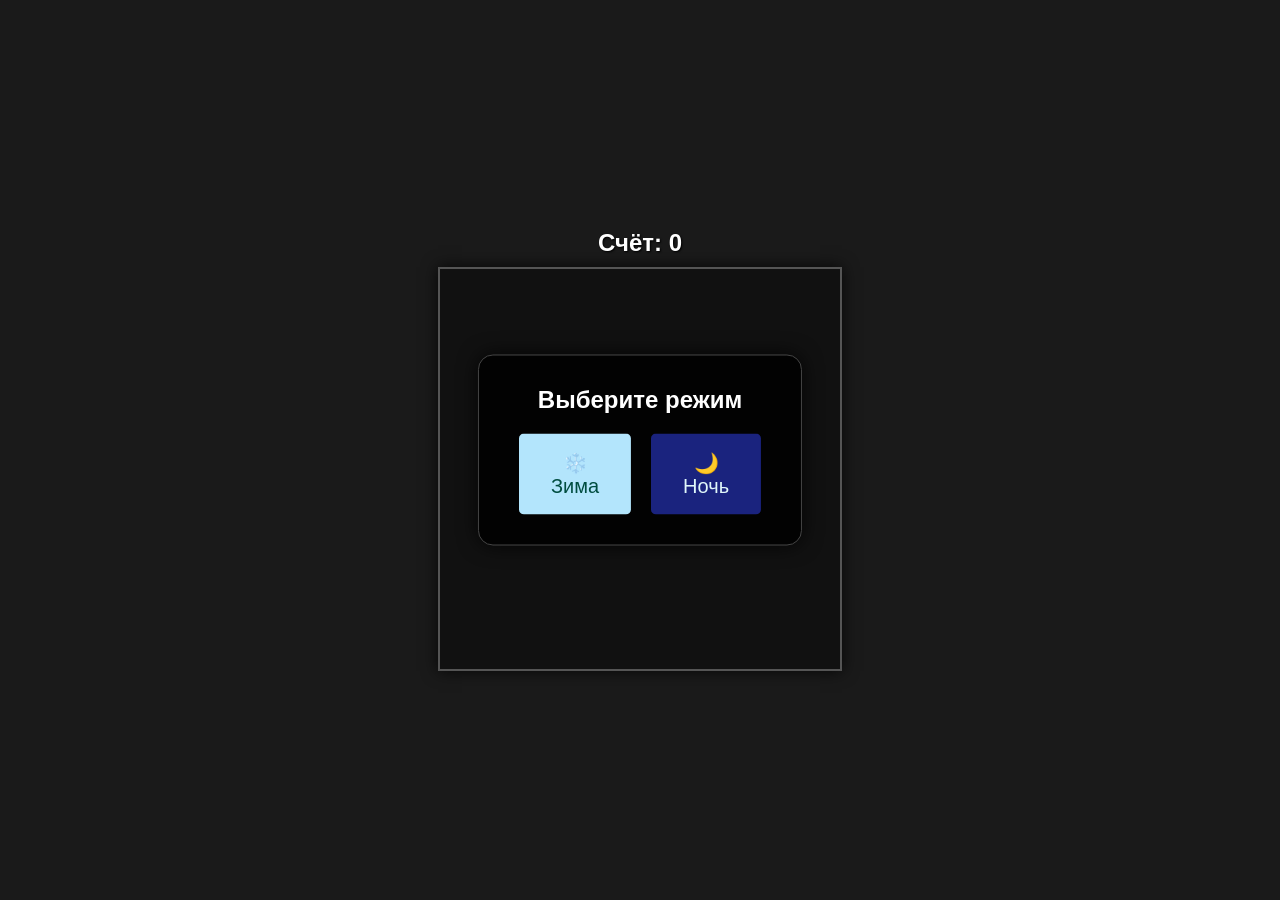
<file: task6/index.html>
<!DOCTYPE html>
<html lang="ru">
<head>
    <meta charset="UTF-8">
    <meta name="viewport" content="width=device-width, initial-scale=1.0">
    <title>Змейка - Выбор режима</title>
    <link rel="stylesheet" href="style.css">
</head>
<body>
    <div class="game-container">
        <!-- ЭКРАН ВЫБОРА РЕЖИМА -->
        <div id="modeSelection" class="overlay">
            <h2>Выберите режим</h2>
            <div class="mode-buttons">
                <button id="btnWinter" class="mode-btn winter-btn">❄️ Зима</button>
                <button id="btnNight" class="mode-btn night-btn">🌙 Ночь</button>
            </div>
        </div>

        <!-- ИГРОВОЙ ЭКРАН -->
        <div class="hud">
            <span>Счёт: <span id="score">0</span></span>
        </div>
        <canvas id="gameCanvas" width="400" height="400"></canvas>
        
        <!-- ЭКРАН GAME OVER -->
        <div id="gameOverScreen" class="overlay hidden">
            <h2>Игра окончена</h2>
            <p>Ваш счёт: <span id="finalScore">0</span></p>
            <div class="game-over-buttons">
                <button id="restartBtn" class="btn-green">Начать заново</button>
                <button id="changeModeBtn" class="btn-gray">Сменить режим</button>
            </div>
        </div>
    </div>
    <script type="module" src="js/main.js"></script>
</body>
</html>
</file>
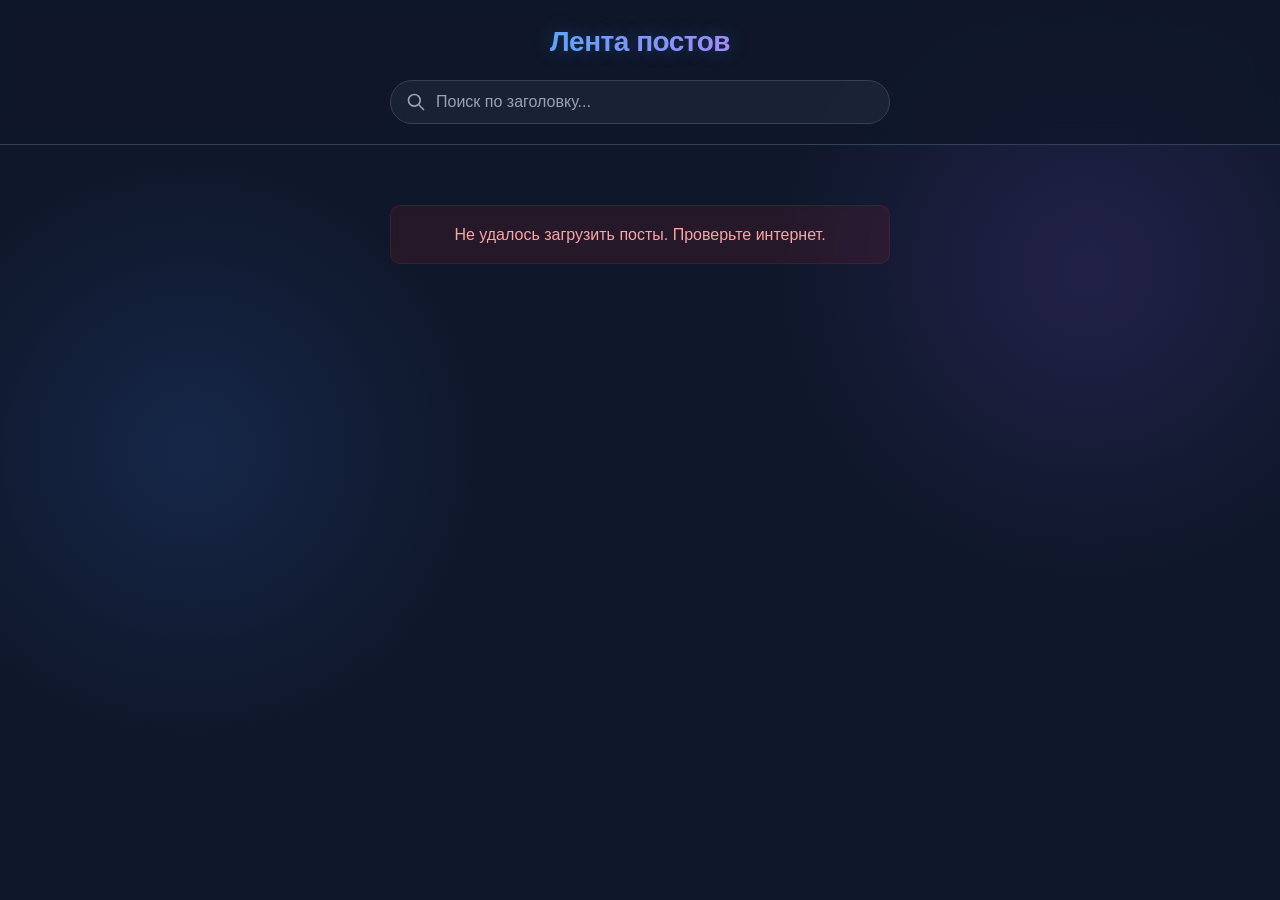
<file: task7/index.html>
<!DOCTYPE html>
<html lang="ru">
<head>
    <meta charset="UTF-8">
    <meta name="viewport" content="width=device-width, initial-scale=1.0">
    <title>Лента постов </title>
    <link rel="stylesheet" href="style.css">
</head>
<body>
    <header class="header">
        <h1>Лента постов</h1>
        <input type="text" id="searchInput" placeholder="Поиск по заголовку...">
    </header>

    <main id="postsContainer" class="posts-container"></main>

    <div id="loader" class="loader hidden">
        <div class="spinner"></div>
        <p>Загрузка...</p>
    </div>

    <div id="endMessage" class="end-message hidden">Больше постов нет</div>
    <div id="errorMessage" class="error-message hidden"></div>

    <script type="module" src="js/main.js"></script>
</body>
</html>
</file>
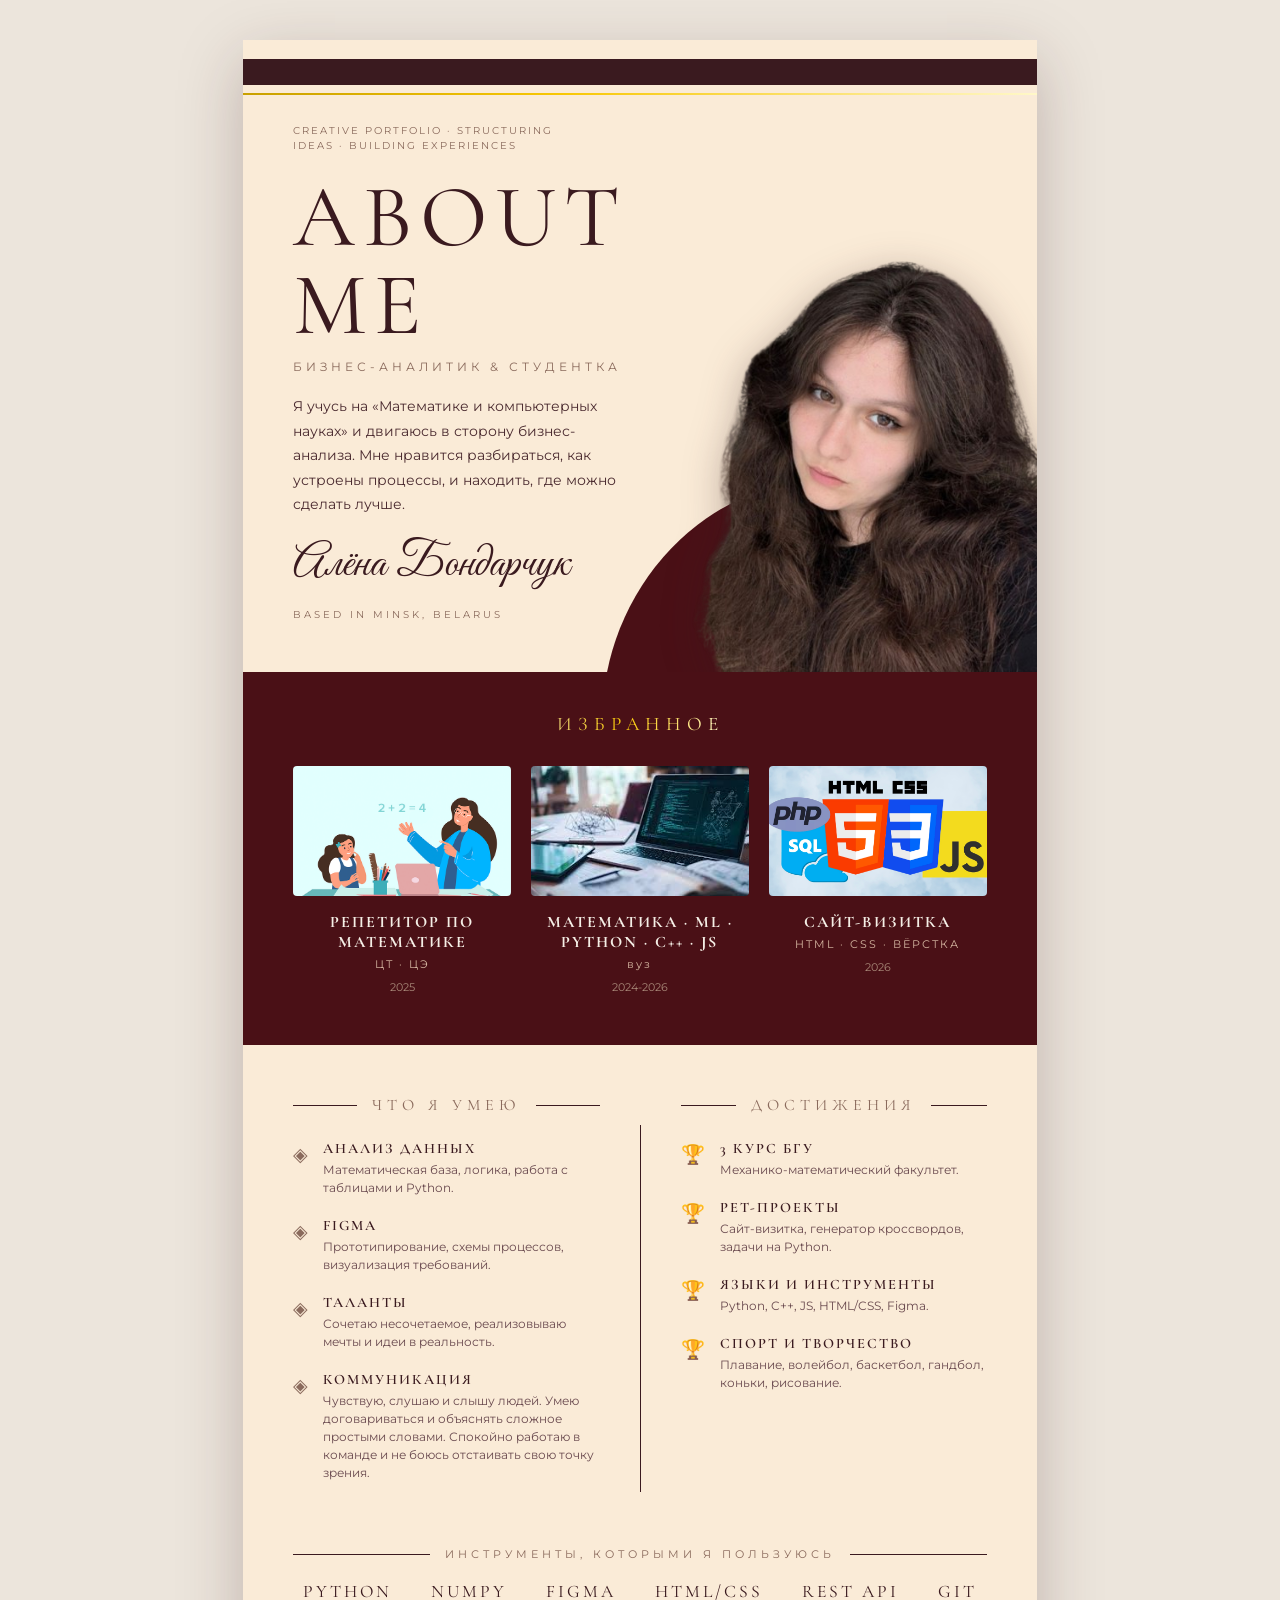
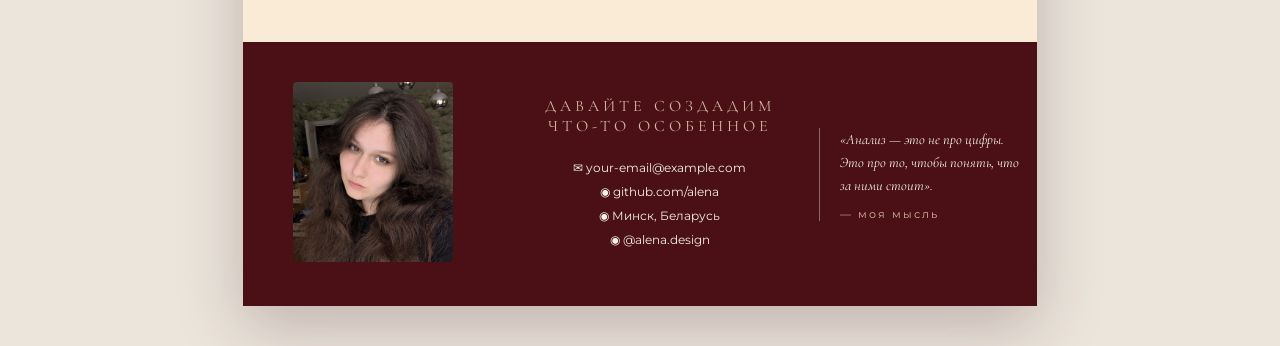
<file: task1/resume.html/about/about.html>
<!DOCTYPE html>
<html lang="ru">
<head>
    <meta charset="UTF-8">
    <meta name="viewport" content="width=device-width, initial-scale=1.0">
    <title>Портфолио — Алёна</title>

    <link rel="preconnect" href="https://fonts.googleapis.com">
    <link rel="preconnect" href="https://fonts.gstatic.com" crossorigin>
    <link href="https://fonts.googleapis.com/css2?family=Cormorant+Garamond:ital,wght@0,400;0,600;1,400&family=Montserrat:wght@300;400;500;600&family=Great+Vibes&display=swap" rel="stylesheet">

    <link rel="stylesheet" href="style-about.css">
</head>
<body>

    <div class="page">

        <!-- ═══════════ ШАПКА ═══════════ -->
        <section class="hero">
            <div class="top-bar"></div>
            <div class="top-line"></div>
            <div class="hero-row">
                <div class="hero-text">
                    <p class="hero-top">CREATIVE PORTFOLIO · STRUCTURING IDEAS · BUILDING EXPERIENCES</p>
                    <h1 class="hero-title">ABOUT ME</h1>
                    <p class="hero-subtitle">БИЗНЕС-АНАЛИТИК & СТУДЕНТКА</p>
                    <p class="hero-desc">
                        Я учусь на «Математике и компьютерных науках» и двигаюсь в сторону
                        бизнес-анализа. Мне нравится разбираться, как устроены процессы,
                        и находить, где можно сделать лучше.
                    </p>
                    <p class="hero-signature">Алёна Бондарчук</p>
                    <p class="hero-location">BASED IN MINSK, BELARUS</p>
                </div>
                <div class="hero-photo">
                    <img src="alena1.png" alt="Алёна">
                </div>
            </div>
        </section>

        <!-- ═══════════ ИЗБРАННОЕ ═══════════ -->
        <section class="featured">
            <h2 class="section-title">
                <span class="title-text">ИЗБРАННОЕ</span>
                <span class="spark spark-1"></span>
                <span class="spark spark-2"></span>
                <span class="spark spark-3"></span>
                <span class="spark spark-4"></span>
                <span class="spark spark-5"></span>
                <span class="spark spark-6"></span>
                <span class="spark spark-7"></span>
                <span class="spark spark-8"></span>
                <span class="spark spark-9"></span>
                <span class="spark spark-10"></span>
            </h2>

            <div class="featured-grid">
                <div class="featured-item">
                    <img src="РЕПЕТ.png" alt="Проект 1">
                    <h3>РЕПЕТИТОР ПО МАТЕМАТИКЕ</h3>
                    <p>ЦТ · ЦЭ</p>
                    <span>2025</span>
                </div>
                <div class="featured-item">
                    <img src="ВУЗ.jpg" alt="Проект 2">
                    <h3>МАТЕМАТИКА · ML · PYTHON · C++ · JS</h3>
                    <p>вуз</p>
                    <span>2024-2026</span>
                </div>
                <div class="featured-item">
                    <img src="САЙТ.jpg" alt="Проект 3">
                    <h3>САЙТ-ВИЗИТКА</h3>
                    <p>HTML · CSS · ВЁРСТКА</p>
                    <span>2026</span>
                </div>
            </div>
        </section>

        <!-- ═══════════ ЧТО Я УМЕЮ + ДОСТИЖЕНИЯ ═══════════ -->
        <section class="two-cols">
            <div class="col">
                <h2 class="section-title">ЧТО Я УМЕЮ</h2>

                <div class="skill-item">
                    <div class="skill-icon">◈</div>
                    <div>
                        <h4>АНАЛИЗ ДАННЫХ</h4>
                        <p>Математическая база, логика, работа с таблицами и Python.</p>
                    </div>
                </div>

                <div class="skill-item">
                    <div class="skill-icon">◈</div>
                    <div>
                        <h4>FIGMA</h4>
                        <p>Прототипирование, схемы процессов, визуализация требований.</p>
                    </div>
                </div>

                <div class="skill-item">
                    <div class="skill-icon">◈</div>
                    <div>
                        <h4>ТАЛАНТЫ</h4>
                        <p>Сочетаю несочетаемое, реализовываю мечты и идеи в реальность.</p>
                    </div>
                </div>

                <div class="skill-item">
                    <div class="skill-icon">◈</div>
                    <div>
                        <h4>КОММУНИКАЦИЯ</h4>
                        <p>Чувствую, слушаю и слышу людей. Умею договариваться и объяснять сложное простыми словами. Спокойно работаю в команде и не боюсь отстаивать свою точку зрения.</p>
                    </div>
                </div>
            </div>

            <div class="divider"></div>

            <div class="col">
                <h2 class="section-title">ДОСТИЖЕНИЯ</h2>

                <div class="award">
                    <span class="award-icon">🏆</span>
                    <div>
                        <h4>3 КУРС БГУ</h4>
                        <p>Механико-математический факультет.</p>
                    </div>
                </div>

                <div class="award">
                    <span class="award-icon">🏆</span>
                    <div>
                        <h4>PET-ПРОЕКТЫ</h4>
                        <p>Сайт-визитка, генератор кроссвордов, задачи на Python.</p>
                    </div>
                </div>

                <div class="award">
                    <span class="award-icon">🏆</span>
                    <div>
                        <h4>ЯЗЫКИ И ИНСТРУМЕНТЫ</h4>
                        <p>Python, C++, JS, HTML/CSS, Figma.</p>
                    </div>
                </div>

                <div class="award">
                    <span class="award-icon">🏆</span>
                    <div>
                        <h4>СПОРТ И ТВОРЧЕСТВО</h4>
                        <p>Плавание, волейбол, баскетбол, гандбол, коньки, рисование.</p>
                    </div>
                </div>
            </div>
        </section>

        <!-- ═══════════ ПОЛОСА С ТЕГАМИ ═══════════ -->
        <section class="brands">
            <p class="brands-title">ИНСТРУМЕНТЫ, КОТОРЫМИ Я ПОЛЬЗУЮСЬ</p>
            <div class="brands-row">
                <span>PYTHON</span>
                <span>NUMPY</span>
                <span>FIGMA</span>
                <span>HTML/CSS</span>
                <span>REST API</span>
                <span>GIT</span>
            </div>
        </section>

        <!-- ═══════════ ПОДВАЛ ═══════════ -->
        <footer class="footer">
            <div class="footer-left">
                <img src="alena.jpg" alt="Алёна" class="footer-photo">
            </div>
            <div class="footer-center">
                <h2 class="footer-title">ДАВАЙТЕ СОЗДАДИМ ЧТО-ТО ОСОБЕННОЕ</h2>
                <ul class="contacts">
                    <li>✉ your-email@example.com</li>
                    <li>◉ github.com/alena</li>
                    <li>◉ Минск, Беларусь</li>
                    <li>◉ @alena.design</li>
                </ul>
            </div>
            <div class="footer-right">
                <p class="quote">
                    «Анализ — это не про цифры. Это про то, чтобы понять, что за ними стоит».
                </p>
                <p class="quote-author">— моя мысль</p>
            </div>
        </footer>

    </div>

</body>
</html>
</file>
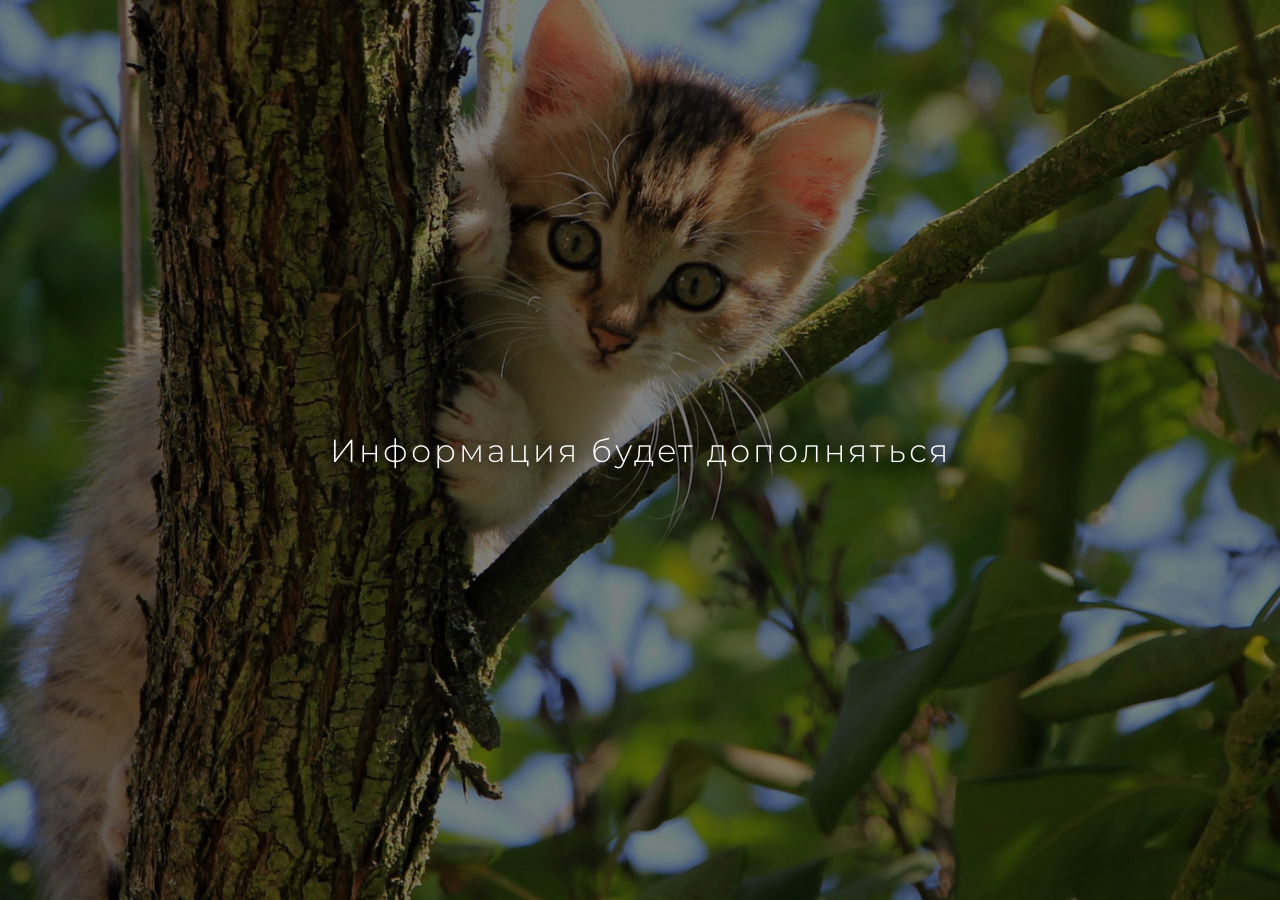
<file: task1/resume.html/education/education.html>
<!DOCTYPE html>
<html lang="ru">
<head>
    <meta charset="UTF-8">
    <meta name="viewport" content="width=device-width, initial-scale=1.0">
    <title>Информация</title>
    <link rel="preconnect" href="https://fonts.googleapis.com">
    <link rel="preconnect" href="https://fonts.gstatic.com" crossorigin>
    <link href="https://fonts.googleapis.com/css2?family=Montserrat:wght@300;400;500&family=Great+Vibes&display=swap" rel="stylesheet">
    <link rel="stylesheet" href="style-education.css">
</head>
<body>
    <div class="overlay"></div>
    <div class="content">
        <p class="message">Информация будет дополняться</p>
    </div>
</body>
</html>
</file>
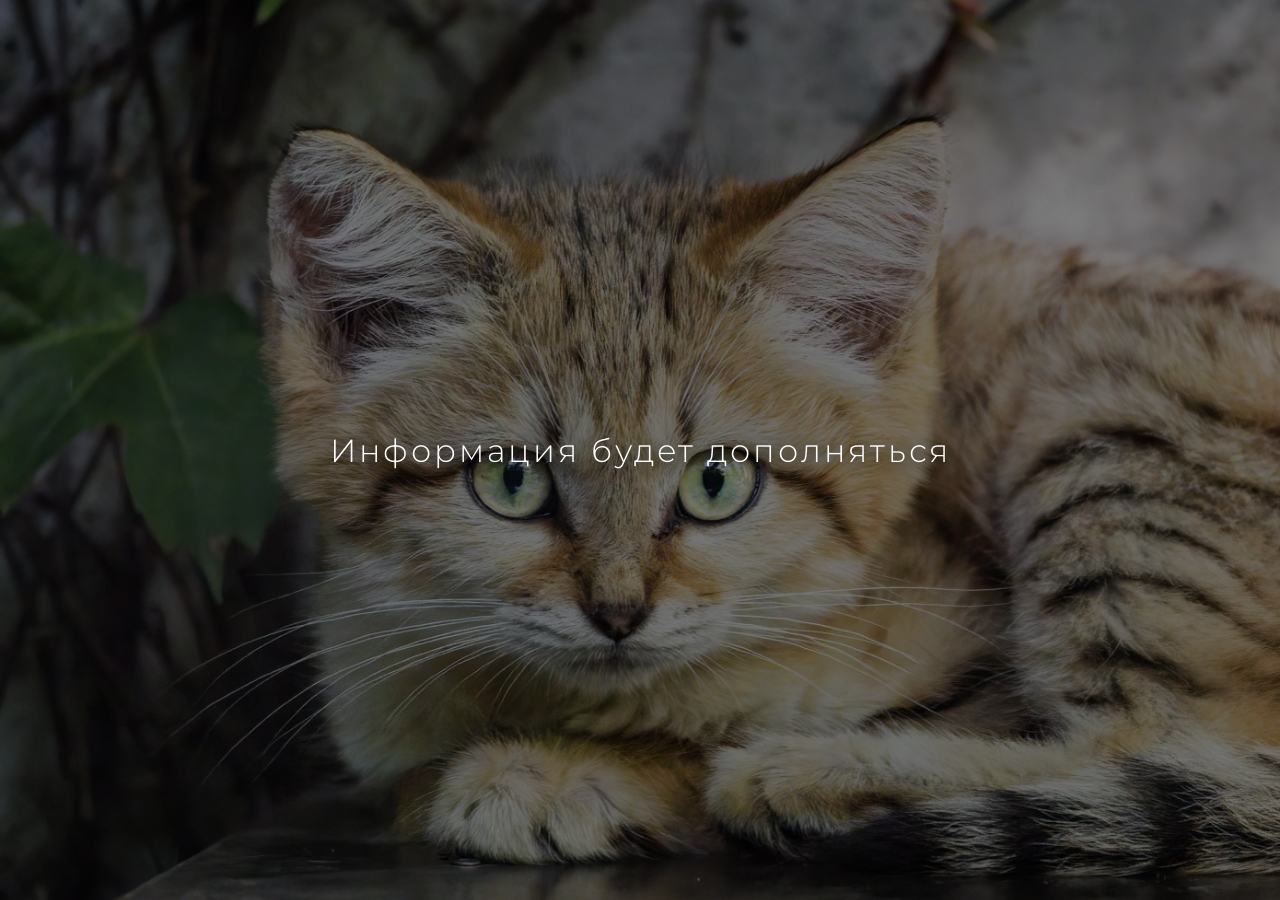
<file: task1/resume.html/experience/experience.html>
<!DOCTYPE html>
<html lang="ru">
<head>
    <meta charset="UTF-8">
    <meta name="viewport" content="width=device-width, initial-scale=1.0">
    <title>Информация</title>
    <link rel="preconnect" href="https://fonts.googleapis.com">
    <link rel="preconnect" href="https://fonts.gstatic.com" crossorigin>
    <link href="https://fonts.googleapis.com/css2?family=Montserrat:wght@300;400;500&family=Great+Vibes&display=swap" rel="stylesheet">
    <link rel="stylesheet" href="style-experience.css">
</head>
<body>
    <div class="overlay"></div>
    <div class="content">
        <p class="message">Информация будет дополняться</p>
    </div>
</body>
</html>
</file>
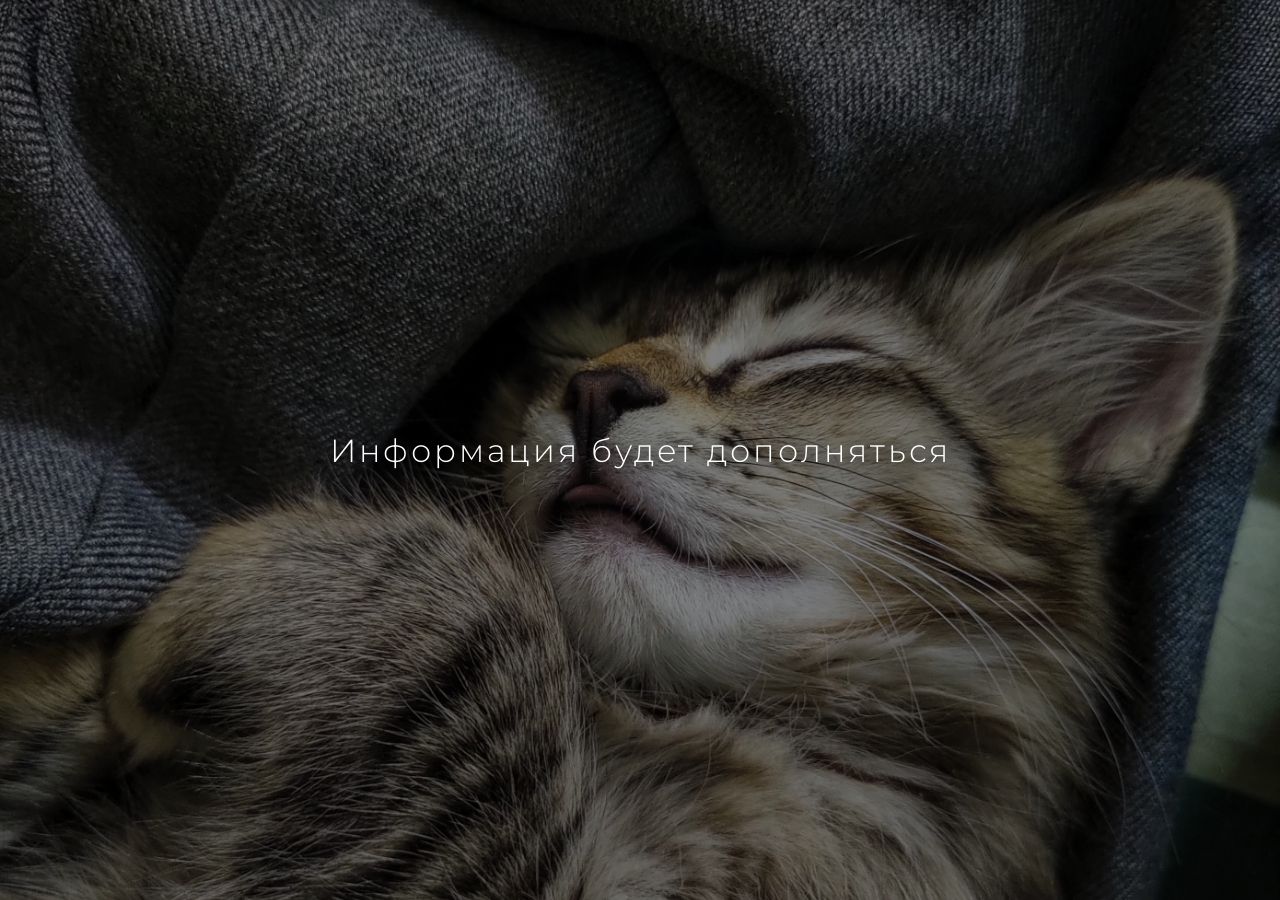
<file: task1/resume.html/services/services.html>
<!DOCTYPE html>
<html lang="ru">
<head>
    <meta charset="UTF-8">
    <meta name="viewport" content="width=device-width, initial-scale=1.0">
    <title>Информация</title>
    <link rel="preconnect" href="https://fonts.googleapis.com">
    <link rel="preconnect" href="https://fonts.gstatic.com" crossorigin>
    <link href="https://fonts.googleapis.com/css2?family=Montserrat:wght@300;400;500&family=Great+Vibes&display=swap" rel="stylesheet">
    <link rel="stylesheet" href="style-services.css">
</head>
<body>
    <div class="overlay"></div>
    <div class="content">
        <p class="message">Информация будет дополняться</p>
    </div>
</body>
</html>
</file>
<file: task2/style.css>
/* =========================================
   БАЗОВЫЕ СТИЛИ (MOBILE FIRST)
   ========================================= */
   *, *::before, *::after {
    box-sizing: border-box;
    margin: 0;
    padding: 0;
}

html {
    scroll-behavior: smooth;
}

body {
    font-family: 'Montserrat', sans-serif;
    line-height: 1.6;
    color: #333;
    background-color: #fff;
    overflow-x: hidden;
}

h1, h2, h3 {
    font-family: 'Cinzel', serif;
    font-weight: 400;
}

img {
    max-width: 100%;
    display: block;
}

.container {
    width: 100%;
    padding: 0 20px;
    margin: 0 auto;
}

.section-title {
    font-size: 2rem;
    text-align: center;
    margin-bottom: 1rem;
    text-transform: uppercase;
    letter-spacing: 2px;
}

/* Кнопки */
.btn {
    display: inline-block;
    min-height: 44px;
    padding: 12px 30px;
    border: 1px solid #000;
    font-family: 'Montserrat', sans-serif;
    font-size: 0.9rem;
    text-transform: uppercase;
    letter-spacing: 1px;
    cursor: pointer;
    transition: all 0.3s ease;
    text-decoration: none;
    text-align: center;
    background: transparent;
}

.btn--primary { background-color: #360623; color: #fff; border-color: #fff; }
.btn--primary:hover { background-color: #d2c8a6; border-color: #d4af37; color: #000; }
.btn--outline { background-color: #360623; color: #fff; border-color: #fff; }
.btn--outline:hover { background-color: #d2c8a6; color: #000; }

/* =========================================
   ШАПКА И НАВИГАЦИЯ
   ========================================= */
.header {
    background-color: #e7ccc5;
    border-bottom: 1px solid #ffd7db;
    position: sticky;
    top: 0;
    z-index: 100;
}

.header__container {
    display: flex;
    justify-content: space-between;
    align-items: center;
    height: 70px;
}

.logo {
    font-family: 'Cinzel', serif;
    font-size: 1.2rem;
    font-weight: 700;
    text-decoration: none;
    color: #000;
    letter-spacing: 2px;
}

.burger-toggle { display: none; }

.burger {
    display: flex;
    flex-direction: column;
    justify-content: space-between;
    width: 30px;
    height: 21px;
    cursor: pointer;
}

.burger span {
    display: block;
    height: 2px;
    width: 100%;
    background-color: #000;
    transition: 0.3s;
}

.nav__list {
    display: none;
    list-style: none;
    position: absolute;
    top: 70px;
    left: 0;
    width: 100%;
    background-color: #93676ca2;
    flex-direction: column;
    align-items: center;
    padding: 20px 0;
    border-bottom: 1px solid #eee;
}

.nav__link {
    text-decoration: none;
    color: #000;
    font-size: 1rem;
    text-transform: uppercase;
    letter-spacing: 1px;
    padding: 15px 0;
    display: block;
}

.burger-toggle:checked ~ .nav__list { display: flex; }
.burger-toggle:checked + .burger span:nth-child(1) { transform: translateY(9px) rotate(45deg); }
.burger-toggle:checked + .burger span:nth-child(2) { opacity: 0; }
.burger-toggle:checked + .burger span:nth-child(3) { transform: translateY(-9px) rotate(-45deg); }

/* =========================================
   HERO SECTION
   ========================================= */
.hero {
    position: relative;
    height: 90vh;
    display: flex;
    align-items: center;
    justify-content: center;
    text-align: center;
    color: #fff;
    overflow: hidden;
}

.hero__bg {
    position: absolute;
    top: 0; left: 0; width: 100%; height: 100%;
    z-index: -1;
}

.hero__bg img {
    width: 100%; height: 100%;
    object-fit: cover;
    filter: brightness(0.6);
}

.hero__title { font-size: 2.5rem; margin-bottom: 1rem; line-height: 1.2; }
.hero__subtitle { font-size: 1.1rem; margin-bottom: 2rem; font-weight: 300; }
.hero__buttons { display: flex; flex-direction: column; gap: 15px; align-items: center; }

/* =========================================
   СЕКЦИЯ TUNE IN
   ========================================= */
.tune-in { 
    padding: 60px 0; 
    background-color: #f8e5d7; 
}

.tune-in .section-title {
    font-family: 'Rouge Script', cursive;
    color: #2B0303;
    font-size: 6rem;
    text-transform: none;
    letter-spacing: 0;
    line-height: 1.1;
    margin-bottom: 2rem;
}

.tune-in__grid { 
    display: grid; 
    grid-template-columns: 1fr; 
    gap: 20px; 
}

.info-card-link {
    text-decoration: none;
    color: inherit;
    display: block;
    transition: transform 0.3s ease, box-shadow 0.3s ease;
}

.info-card-link:hover {
    transform: translateY(-5px);
    box-shadow: 0 10px 20px rgba(0, 0, 0, 0.1);
}

.info-card { 
    background: #fff; 
    padding: 30px; 
    text-align: center; 
    border: 1px solid #eee; 
    height: 100%;
    transition: background-color 0.3s ease;
}

.info-card-link:hover .info-card {
    background-color: #fdf5f7;
}

.info-card h3 { 
    font-size: 1.3rem; 
    margin-bottom: 10px; 
    transition: color 0.3s ease;
}

.info-card-link:hover .info-card h3 {
    color: #d4af37;
}

/* =========================================
   СЕКЦИЯ THE CAST (10 моделей)
   ========================================= */
.cast {
    padding: 60px 0;
    background-color: #ffd7db;
}

.cast .section-title {
    font-family: 'Rouge Script', cursive;
    color: #2B0303;
    font-size: 6rem;
    text-transform: none;
    letter-spacing: 0;
    line-height: 1.1;
}
.cast__subtitle {
    text-align: center;
    color: #2B0303;
    opacity: 0.8;
    margin-bottom: 2.5rem;
    font-size: 1rem;
    font-family: 'Montserrat', sans-serif;
}

.cast__grid {
    display: grid;
    grid-template-columns: repeat(2, 1fr); 
    gap: 15px;
}

.model-card {
    text-align: center;
    cursor: pointer;
}

.model-card__image {
    overflow: hidden;
    margin-bottom: 10px;
    background-color: #fff;
}

.model-card__image img {
    width: 100%;
    height: 600px;
    object-fit: cover;
    transition: transform 0.5s ease;
}

.model-card:hover .model-card__image img {
    transform: scale(1.05);
}

.model-card__name {
    font-size: 1rem;
    letter-spacing: 1px;
    color: #2B0303;
    transition: color 0.3s ease;
    font-weight: 600;
}

.model-card:hover .model-card__name {
    color: #f8e5d7;
}

/* =========================================
   СЕКЦИЯ THE LATEST (точная копия Tune In)
   ========================================= */
   .latest { 
    padding: 60px 0; 
    background-color: #f8e5d7; /* Такой же фон, как у Tune In */
}

.latest .section-title {
    font-family: 'Rouge Script', cursive;
    color: #2B0303;
    font-size: 6rem;
    text-transform: none;
    letter-spacing: 0;
    line-height: 1.1;
    margin-bottom: 2rem;
}

.latest__grid { 
    display: grid; 
    grid-template-columns: 1fr; 
    gap: 20px; 
}

/* Обертка для карточки (аналог info-card-link) */
.news-card-link {
    text-decoration: none;
    color: inherit;
    display: block;
    transition: transform 0.3s ease, box-shadow 0.3s ease;
}

.news-card-link:hover {
    transform: translateY(-5px);
    box-shadow: 0 10px 20px rgba(0, 0, 0, 0.1);
}

/* Сама карточка (аналог info-card) */
.news-card { 
    background: #fff; 
    padding: 30px; 
    text-align: center; 
    border: 1px solid #eee; 
    height: 100%;
    transition: background-color 0.3s ease;
    display: flex;
    flex-direction: column;
    justify-content: space-between;
}

/* При наведении карточка становится розоватой */
.news-card-link:hover .news-card {
    background-color: #fdf5f7;
}

/* Заголовок карточки */
.news-card h3 { 
    font-family: 'Cinzel', serif;
    font-size: 1.3rem; 
    margin-bottom: 10px; 
    transition: color 0.3s ease;
    color: #333;
    font-weight: 400;
    letter-spacing: 1px;
}

/* При наведении заголовок становится золотым */
.news-card-link:hover .news-card h3 {
    color: #d4af37;
}

/* Текст карточки */
.news-card p {
    font-family: 'Montserrat', sans-serif;
    font-size: 1rem;
    color: #333;
    margin-bottom: 20px;
    line-height: 1.6;
}

/* Ссылка-стрелка внутри карточки */
.link-arrow { 
    display: inline-block; 
    margin-top: auto; 
    color: #000; 
    text-decoration: none; 
    font-weight: 700; 
    text-transform: uppercase; 
    font-size: 0.8rem; 
    letter-spacing: 1px; 
    transition: color 0.3s; 
    font-family: 'Montserrat', sans-serif;
}

.link-arrow:hover { 
    color: #d4af37; 
}
/* =========================================
   ФОРМА
   ========================================= */
   .contact { 
    padding: 60px 0; 
    text-align: center; 
    background-color: #ffd7db; /* <-- Цвет фона */
}
.contact__text { margin-bottom: 30px; color: #666; }
.contact-form { max-width: 500px; margin: 0 auto; display: flex; flex-direction: column; gap: 15px; }
.form-group input { width: 100%; padding: 15px; border: 1px solid #ccc; font-family: 'Montserrat', sans-serif; font-size: 1rem; min-height: 44px; transition: border-color 0.3s; }
.form-group input:focus { outline: none; border-color: #000; }
.contact-form .btn { width: 100%; }

/* =========================================
   ПОДВАЛ (Angels Among Us)
   ========================================= */
   .footer { 
    padding: 40px 0 20px; 
    background-color: #000;
    color: #fff; 
    text-align: center; 
}

.footer__container {
    display: flex;
    flex-direction: column;
    align-items: center;
    gap: 30px;
}

/* Логотип "Angels Among Us" */
.angels-logo {
    font-family: 'Bodoni Moda', serif;
    text-transform: uppercase;
    line-height: 1;
    display: flex;
    flex-direction: column;
    align-items: center;
    letter-spacing: 7px;
}

/* --- АНИМАЦИЯ БЛЕСКА НА БУКВАХ --- */
.angels-logo__top,
.angels-logo__bottom {
    font-size: 5rem;
    font-weight: 400;
    
    /* Создаем градиент: розовый -> белый -> розовый */
    background: linear-gradient(
        90deg, 
        #F4A6D7 0%, 
        #F4A6D7 40%, 
        #ffffff 50%, 
        #F4A6D7 60%, 
        #F4A6D7 100%
    );
    /* Обрезаем фон по контуру букв */
    -webkit-background-clip: text;
    background-clip: text;
    /* Делаем сам текст прозрачным, чтобы был виден градиент */
    -webkit-text-fill-color: transparent;
    color: transparent; /* Дублируем для надежности */
    
    /* Увеличиваем размер градиента, чтобы он двигался */
    background-size: 200% auto;
    
    /* Запускаем анимацию: 3 секунды, линейно, бесконечно */
    animation: shine 3s linear infinite;
}

/* Задержка для нижней надписи, чтобы они мерцали по очереди */
.angels-logo__bottom {
    animation-delay: 1.5s;
}

.angels-logo__brand {
    font-family: 'Montserrat', sans-serif;
    font-size: 0.6rem;
    letter-spacing: 3px;
    font-weight: 600;
    color: #fff;
    margin: 5px 0;
}

.footer__copyright {
    font-size: 0.7rem;
    color: #666;
    letter-spacing: 1px;
}

/* Анимация движения блеска */
@keyframes shine {
    0% {
        background-position: 200% center;
    }
    100% {
        background-position: -200% center;
    }
}
/* =========================================
   МЕДИАЗАПРОСЫ
   ========================================= */

/* Планшет: 768px+ */
@media (min-width: 768px) {
    .container { max-width: 720px; }
    .hero__title { font-size: 3.5rem; }
    .hero__buttons { flex-direction: row; justify-content: center; }
    .tune-in__grid { grid-template-columns: repeat(2, 1fr); }
    .latest__grid { grid-template-columns: repeat(2, 1fr); }
    
    /* На планшете 3 колонки */
    .cast__grid {
        grid-template-columns: repeat(3, 1fr);
    }
    
    .model-card__image img {
        height: 300px;
    }

    .burger { display: none; }
    .nav__list { display: flex; position: static; flex-direction: row; width: auto; padding: 0; border: none; gap: 20px; }
    .nav__link { padding: 0; font-size: 0.8rem; }
}

/* Десктоп: 1200px+ */
@media (min-width: 1200px) {
    .container { max-width: 1140px; }
    .hero__title { font-size: 4.5rem; }
    .tune-in__grid { grid-template-columns: repeat(2, 1fr); }

    /* На десктопе 4 колонки */
    .cast__grid {
        grid-template-columns: repeat(4, 1fr);
        gap: 20px;
    }
    
    .model-card__image img {
        height: 350px;
    }
}
</file>
<file: task3/css/style.css>
* {
    box-sizing: border-box;
    margin: 0;
    padding: 0;
}

:root {
    --olive-bg: #bac4a0;
    --olive-frame: #b3a3d3;
    --paper-bg: #fcfbf7;
    --text-color: #5c6347;
    --line-color: #b5bd99;
}

body {
    font-family: 'Nunito', 'Segoe UI', sans-serif;
    min-height: 100vh;
    display: flex;
    justify-content: center;
    align-items: center;
    padding: 20px 10px;

    /* Фон в клеточку */
       /* Фон из сердечек */
       background-color: #f6e8f6;
       background-image: url("data:image/svg+xml,%3Csvg xmlns='http://www.w3.org/2000/svg' width='40' height='40' viewBox='0 0 40 40'%3E%3Cpath d='M20 32 C20 32 8 24 8 16 C8 11 12 8 16 8 C18 8 20 10 20 12 C20 10 22 8 24 8 C28 8 32 11 32 16 C32 24 20 32 20 32 Z' fill='%23b3a3d3' fill-opacity='0.35'/%3E%3C/svg%3E");
       background-size: 40px 40px;ы
}

/* ===== ОСНОВНОЙ КОНТЕЙНЕР ===== */
.app {
    position: relative;
    width: 100%;
    max-width: 440px;
    height: 660px;
}

/* Зеленая волнистая рамка */
.frame-svg {
    position: absolute;
    inset: 0;
    width: 100%;
    height: 100%;
    filter: drop-shadow(0 8px 16px rgba(15, 15, 15, 0.15));
}

/* Цвет рамки */
.frame-svg path,
.frame-svg rect,
.frame-svg polygon {
    fill: var(--olive-frame);
    stroke: var(--olive-frame);
}
/* ===== БЕЛЫЙ ЛИСТ ===== */
.paper {
    position: absolute;
    inset: 22px 35px 25px 35px;
    display: flex;
    flex-direction: column;
}

.paper-svg {
    position: absolute;
    inset: 0;
    width: 100%;
    height: 100%;
    filter: drop-shadow(0 2px 5px rgba(0, 0, 0, 0.568));
}

.paper-content {
    position: relative;
    z-index: 2;
    height: 100%;
    padding: 35px 25px 25px 25px;
    display: flex;
    flex-direction: column;
}

/* Заголовок */
h1 {
    font-family: 'Caveat', cursive;
    font-weight: 600;
    font-size: 46px;
    color: var(--text-color);
    text-align: center;
    margin-bottom: 12px;
    line-height: 1;
}

/* Форма добавления */
.todo-form {
    display: flex;
    gap: 8px;
    margin-bottom: 10px;
    align-items: center;
}

.todo-input {
    flex: 1;
    padding: 6px 4px;
    border: none;
    border-bottom: 1.5px solid var(--line-color);
    background: transparent;
    font: 15px 'Nunito', sans-serif;
    color: var(--text-color);
    outline: none;
}

.todo-input::placeholder {
    color: #b0b898;
    font-style: italic;
    font-size: 13px;
}

.todo-input.error {
    border-bottom-color: #d9534f;
    animation: shake 0.3s;
}

@keyframes shake {
    0%, 100% { transform: translateX(0); }
    25% { transform: translateX(-4px); }
    75% { transform: translateX(4px); }
}

/* Кнопка "Добавить" */
.btn--add {
    border: none;
    border-radius: 14px;
    padding: 5px 12px;
    background: #B3A3D3;
    color: #fff;
    font: 600 12px 'Nunito', sans-serif;
    cursor: pointer;
    display: flex;
    align-items: center;
    justify-content: center;
    transition: transform 0.15s, background 0.15s;
    flex-shrink: 0;
}

.btn--add:hover {
    transform: scale(1.05);
    background: #fbf1b1;
    color: #252222;
}

.btn--add:active {
    transform: scale(0.95);
}

/* Фильтры */
.filters {
    display: flex;
    gap: 6px;
    margin-bottom: 12px;
    justify-content: center;
}

.filter-btn {
    padding: 2px 10px;
    border: 1px solid var(--line-color);
    background: transparent;
    border-radius: 12px;
    font: 11px 'Nunito', sans-serif;
    color: var(--text-color);
    cursor: pointer;
    opacity: 0.7;
    transition: all 0.2s;
}

.filter-btn.active, .filter-btn:hover {
    opacity: 1;
    background: #B3A3D3;
    color: #fff;
    border-color: var(--text-color);
}

/* Список задач */
.todo-list {
    list-style: none;
    flex: 1;
    overflow-y: auto;
    padding-right: 4px;
}

/* Форматирование полосок как в блокноте */
.todo-item {
    display: flex;
    align-items: center;
    gap: 12px;
    height: 28px;
    border-bottom: 1px dashed var(--line-color);
    position: relative;
}

.todo-item input[type="checkbox"] {
    appearance: none;
    -webkit-appearance: none;
    width: 16px;
    height: 16px;
    border: 1.5px solid var(--text-color);
    border-radius: 50%;
    cursor: pointer;
    outline: none;
    position: relative;
    flex-shrink: 0;
}

.todo-item input[type="checkbox"]:checked {
    background-color: var(--text-color);
}

.todo-item input[type="checkbox"]:checked::after {
    content: '';
    position: absolute;
    top: 3px;
    left: 3px;
    width: 7px;
    height: 4px;
    border-left: 1.5px solid #fff;
    border-bottom: 1.5px solid #fff;
    transform: rotate(-45deg);
}

.todo-item__text {
    flex: 1;
    font-size: 15px;
    color: var(--text-color);
    white-space: nowrap;
    overflow: hidden;
    text-overflow: ellipsis;
}

.todo-item.completed .todo-item__text {
    text-decoration: line-through;
    opacity: 0.5;
}

.todo-item__delete {
    background: transparent;
    border: none;
    color: #c2b59b;
    font-size: 16px;
    cursor: pointer;
    opacity: 0;
    transition: opacity 0.2s, color 0.2s;
}

.todo-item:hover .todo-item__delete {
    opacity: 1;
}

.todo-item__delete:hover {
    color: #d9534f;
}

.empty {
    text-align: center;
    font-family: 'Caveat', cursive;
    font-size: 22px;
    color: var(--line-color);
    padding-top: 40px;
}

/* Счётчик */
.counter {
    text-align: center;
    font-size: 11px;
    color: var(--text-color);
    opacity: 0.7;
    margin-top: 6px;
}

/* Скроллбар */
.todo-list::-webkit-scrollbar {
    width: 3px;
}
.todo-list::-webkit-scrollbar-thumb {
    background: var(--line-color);
    border-radius: 3px;
}

/* ===== ПОЗИЦИОНИРОВАНИЕ ДЕКОРАЦИЙ ===== */
.decor {
    position: absolute;
    z-index: 10;
    pointer-events: none;
}

.bow-top-left {
    top: 10px;
    left: 20px;
    width: 80px;
    height: 65px;
    transform: rotate(20deg);
}


.daisy {
    width: 28px;
    height: 28px;
}

.daisy--top-center { top: 12px; left: 105px; transform: scale(0.85); }
.daisy--top-right { top: 22px; right: 18px; transform: scale(1.1); }
.daisy--mid-left { top: 225px; left: 16px; transform: scale(0.9); }
.daisy--mid-right { top: 280px; right: 12px; transform: scale(1); }
.daisy--bottom-left { bottom: 100px; left: 20px; transform: scale(0.95); }
.daisy--bottom-center { bottom: 16px; right: 120px; transform: scale(1.05); }

/* Лепестки — голубые */
.daisy path,
.daisy polygon,
.daisy ellipse {
    fill: #a0c459;
}

/* Серединка — жёлтая (последний circle или элемент с классом) */
.daisy circle:last-child,
.daisy .center {
    fill: #f3e09d;
}

.butterfly-purple {
    bottom: 5px;
    left: 10px;
    width: 70px;
    height: 70px;
    transform: rotate(-12deg);
}

.butterfly-pink {
    bottom: 5px;
    right: 10px;
    width: 65px;
    height: 65px;
    transform: rotate(14deg);
}

/* Адаптив под мобильные устройства */
@media (max-width: 420px) {
    .app {
        height: 600px;
    }
    .paper {
        inset: 18px 25px 20px 25px;
    }
    h1 {
        font-size: 38px;
    }
    .butterfly-purple {
        width: 58px;
        height: 58px;
    }
    .butterfly-pink {
        width: 54px;
        height: 54px;
    }
}
</file>
<file: task4/style.css>
body {
    font-family: 'Nunito', sans-serif;
    margin: 0;
    padding: 0;
    min-height: 100vh;
    display: flex;
    justify-content: center;
    align-items: center;
    color: #333;
     */
    background-image: url('фон.avif'); 
    background-size: cover;
    background-position: center;
    background-repeat: no-repeat;
    background-attachment: fixed;
    background-color: #e0f2e9; 
}

.game-container {
    /* Нежный серый фон карточки */
    background-color: rgba(245, 247, 250, 0.95); 
    backdrop-filter: blur(10px);
    padding: 35px;
    border-radius: 20px;
    
    /* Золотая рамка и мягкая тень */
    border: 2px solid #d4af37; 
    box-shadow: 0 10px 30px rgba(0, 0, 0, 0.1), 
                inset 0 0 15px rgba(212, 175, 55, 0.1); /* Легкое внутреннее золотое свечение */
    
    width: 400px;
}

h1 {
    font-family: 'Comfortaa', cursive;
    text-align: center;
    color: #2c3e50;
    margin-top: 0;
    font-size: 28px;
    letter-spacing: -0.5px;
}

.rules {
    text-align: center;
    font-size: 15px;
    color: #666;
    margin-bottom: 25px;
    line-height: 1.4;
}

.input-group {
    width: 100%;
    margin-bottom: 15px;
}

input[type="text"] {
    width: 100%;
    box-sizing: border-box;
    padding: 10px 12px;
    font-size: 16px;
    font-family: 'Nunito', sans-serif;
    font-weight: 600;
    border: 2px solid #dcdde1;
    border-radius: 10px;
    text-align: center;
    letter-spacing: 3px;
    background-color: #ffffff;
    color: #444;
    transition: all 0.3s;
}

input[type="text"]:focus {
    outline: none;
    border-color: #a0b2c6; 
    box-shadow: 0 0 0 4px rgba(160, 178, 198, 0.2);
}

input[type="text"]:disabled {
    background-color: #e9ecef;
    cursor: not-allowed;
    border-color: #ccc;
}

.controls {
    display: flex;
    justify-content: space-between;
    gap: 15px;
    width: 100%;
    margin-bottom: 20px;
}

/* --- СТИЛИ ДЛЯ КНОПОК --- */
button {
    flex: 1;
    padding: 12px 15px;
    font-size: 16px;
    font-family: 'Nunito', sans-serif;
    font-weight: 700;
    cursor: pointer;
    
    /* Голубовато-серый цвет  */
    background-color: #8fa3b0; 
    color: white;
    
    border: none;
    border-radius: 10px;
    transition: all 0.2s ease;
    box-shadow: 0 4px 6px rgba(0, 0, 0, 0.1);
}

button:hover {
    background-color: #7d919e; /* Чуть темнее при наведении */
    transform: translateY(-2px);
    box-shadow: 0 6px 8px rgba(0, 0, 0, 0.15);
}

button:active {
    transform: translateY(0);
}

button:disabled {
    background-color: #ccc !important;
    cursor: not-allowed;
    transform: none;
    box-shadow: none;
    color: #888;
}


#check-btn, #new-game-btn {
    background-color: #8fa3b0; 
}

.error {
    color: #721c24;
    background-color: #f8d7da;
    border: 1px solid #f5c6cb;
    padding: 12px;
    border-radius: 10px;
    font-size: 14px;
    margin-bottom: 15px;
    text-align: center;
    font-weight: 600;
}

.win {
    color: #155724;
    background-color: #d4edda;
    border: 1px solid #c3e6cb;
    padding: 15px;
    border-radius: 10px;
    font-size: 18px;
    margin-bottom: 15px;
    text-align: center;
    font-weight: 700;
    animation: popIn 0.4s cubic-bezier(0.175, 0.885, 0.32, 1.275);
}

@keyframes popIn {
    0% { transform: scale(0.8); opacity: 0; }
    100% { transform: scale(1); opacity: 1; }
}

.hidden {
    display: none;
}

.info-panel {

    border-top: 2px dashed #d1d8e0;
    padding-top: 15px;
    margin-top: 25px;
    font-weight: 700;
    font-size: 16px;
    color: #555;
}

.history-container {
    margin-top: 20px;
}

.history-container h3 {
    font-size: 16px;
    color: #555;
    margin-bottom: 10px;
}

#history-list {
    list-style-type: none;
    padding: 0;
    max-height: 180px;
    overflow-y: auto;
    background-color: #ffffff;
    border-radius: 10px;
    border: 1px solid #e2e8f0;
}

#history-list li {
    padding: 12px 15px;
    border-bottom: 1px solid #f1f5f9;
    font-family: 'Courier New', Courier, monospace; 
    font-size: 15px;
    color: #444;
    font-weight: 600;
}

#history-list li:last-child {
    border-bottom: none;
}

#history-list::-webkit-scrollbar {
    width: 6px;
}
#history-list::-webkit-scrollbar-thumb {
    background-color: #cbd5e1;
    border-radius: 3px;
}
</file>
<file: task5/style.css>
* {
    box-sizing: border-box;
    margin: 0;
    padding: 0;
    font-family: 'Nunito', sans-serif;
}

body {
    display: flex;
    justify-content: center;
    align-items: center;
    min-height: 100vh;
    background: radial-gradient(circle at center, #1a2a42 0%, #0b1320 100%);
    color: #ecf0f1;
    overflow: hidden;
}

.game-container {
    display: flex;
    flex-direction: column;
    align-items: center;
    gap: 25px;
    padding: 20px;
}

.game-title {
    font-size: 3.5rem;
    font-weight: 900;
    letter-spacing: 2px;
    background: linear-gradient(45deg, #ff9a9e, #fecfef, #a18cd1);
    -webkit-background-clip: text;
    -webkit-text-fill-color: transparent;
    text-shadow: 0 4px 15px rgba(161, 140, 209, 0.3);
    margin-bottom: 10px;
    text-align: center;
}

.info-panel {
    display: flex;
    align-items: center;
    gap: 40px;
    font-size: 1.5rem;
    font-weight: 700;
}

button {
    padding: 12px 35px;
    font-size: 1.3rem;
    font-weight: 900;
    cursor: pointer;
    border: none;
    border-radius: 50px;
    background: linear-gradient(135deg, #ff758c 0%, #ff7eb3 100%);
    color: white;
    box-shadow: 0 8px 20px rgba(255, 117, 140, 0.4);
    transition: all 0.2s ease;
    text-transform: uppercase;
    letter-spacing: 1px;
}

button:hover {
    transform: translateY(-3px) scale(1.05);
    box-shadow: 0 12px 25px rgba(255, 117, 140, 0.6);
}

button:active {
    transform: translateY(1px);
}

.message {
    height: 30px;
    font-size: 1.3rem;
    font-weight: 700;
    color: #a18cd1;
    text-shadow: 0 0 10px rgba(161, 140, 209, 0.5);
    transition: color 0.3s;
}

.game-board {
    display: grid;
    grid-template-columns: repeat(2, 1fr);
    grid-template-rows: repeat(2, 1fr);
    gap: 20px;
    padding: 20px;
    background: rgba(255, 255, 255, 0.03);
    border-radius: 30px;
    border: 1px solid rgba(255, 255, 255, 0.05);
    box-shadow: inset 0 0 30px rgba(0, 0, 0, 0.5);
}

.sector {
    display: flex;
    justify-content: center;
    align-items: center;
    width: 140px;
    height: 140px;
    border-radius: 50%;
    cursor: pointer;
    transition: all 0.15s ease;
    user-select: none;
    background: rgba(255, 255, 255, 0.05);
    opacity: 0.7;
    filter: grayscale(30%) brightness(0.9);
    box-shadow: inset 0 4px 10px rgba(0, 0, 0, 0.3);
}

.cat-svg {
    width: 95%;
    height: 95%;
    overflow: visible;
    transition: transform 0.2s ease;
    filter: drop-shadow(0 4px 6px rgba(0, 0, 0, 0.3));
}

/* Индивидуальные фоновые градиенты */
.cat-0 { background: linear-gradient(135deg, rgba(255, 107, 107, 0.1), rgba(255, 107, 107, 0.02)); }
.cat-1 { background: linear-gradient(135deg, rgba(72, 219, 251, 0.1), rgba(72, 219, 251, 0.02)); }
.cat-2 { background: linear-gradient(135deg, rgba(255, 230, 109, 0.1), rgba(255, 230, 109, 0.02)); }
.cat-3 { background: linear-gradient(135deg, rgba(186, 104, 200, 0.1), rgba(186, 104, 200, 0.02)); }

/* Анимация моргания для обычных глаз */
@keyframes blink {
    0%, 90%, 100% { transform: scaleY(1); }
    95% { transform: scaleY(0.1); }
}

.eyes {
    animation: blink 4s infinite;
    transform-origin: center;
}

/* Анимация покачивания */
@keyframes wiggle {
    0% { transform: rotate(0deg) scale(1.05); }
    25% { transform: rotate(-5deg) scale(1.05); }
    75% { transform: rotate(5deg) scale(1.05); }
    100% { transform: rotate(0deg) scale(1.05); }
}

/* Наведение мышкой */
.game-board:not(.locked) .sector:hover {
    opacity: 1;
    filter: grayscale(0%) brightness(1.1);
    background: rgba(255, 255, 255, 0.08);
}

.game-board:not(.locked) .sector:hover .cat-svg {
    animation: wiggle 0.3s ease-in-out;
}

/* --- Состояние активности (подсветка) --- */
.sector.active {
    opacity: 1;
    transform: scale(1.1);
    filter: grayscale(0%) brightness(1.2);
}

.cat-0.active { box-shadow: 0 0 35px rgba(255, 107, 107, 0.8); background: rgba(255, 107, 107, 0.25); }
.cat-1.active { box-shadow: 0 0 35px rgba(72, 219, 251, 0.8); background: rgba(72, 219, 251, 0.25); }
.cat-2.active { box-shadow: 0 0 35px rgba(255, 230, 109, 0.8); background: rgba(255, 230, 109, 0.25); }
.cat-3.active { box-shadow: 0 0 35px rgba(186, 104, 200, 0.8); background: rgba(186, 104, 200, 0.25); }

/* Блокировка кликов */
.game-board.locked .sector {
    pointer-events: none;
    cursor: default;
}

@media (max-width: 500px) {
    .game-title { font-size: 2.2rem; }
    .sector { width: 110px; height: 110px; }
    .info-panel { gap: 20px; font-size: 1.2rem; }
    button { padding: 10px 25px; font-size: 1.1rem; }
}
</file>
<file: task6/style.css>
/* Базовые стили */
body {
    display: flex;
    justify-content: center;
    align-items: center;
    height: 100vh;
    margin: 0;
    background-color: #1a1a1a;
    color: #fff;
    font-family: Arial, sans-serif;
}

.game-container {
    position: relative;
    text-align: center;
}

/* Счёт */
.hud {
    font-size: 24px;
    margin-bottom: 10px;
    font-weight: bold;
    text-shadow: 1px 1px 2px #000;
}

/* Канвас */
canvas {
    background-color: #111;
    border: 2px solid #555;
    box-shadow: 0 0 15px rgba(0, 0, 0, 0.8);
    display: block;
}

/* Общий стиль для оверлеев (выбор режима и game over) */
.overlay {
    position: absolute;
    top: 50%;
    left: 50%;
    transform: translate(-50%, -50%);
    background-color: rgba(0, 0, 0, 0.9);
    padding: 30px 40px;
    border-radius: 15px;
    border: 1px solid #444;
    z-index: 10;
    box-shadow: 0 0 20px rgba(0, 0, 0, 0.8);
}

.overlay h2 {
    margin-top: 0;
}

#gameOverScreen h2 {
    color: #ff4c4c;
}

button {
    box-sizing: border-box;
    font-family: inherit;
    padding: 10px 20px;
    font-size: 16px;
    cursor: pointer;
    border: none;
    border-radius: 5px;
    transition: transform 0.1s, background-color 0.2s;
}

button:hover {
    transform: scale(1.05);
}

/* --- Стили экрана выбора режима --- */
.mode-buttons {
    display: flex;
    gap: 20px;
    justify-content: center;
    margin-top: 20px;
}

.mode-btn {
    font-size: 20px;
    padding: 15px 30px;
    border: 2px solid transparent;
}

.winter-btn {
    background-color: #B3E5FC;
    color: #004D40;
}

.winter-btn:hover {
    border-color: #fff;
}

.night-btn {
    background-color: #1A237E;
    color: #E0F7FA;
}

.night-btn:hover {
    border-color: #00E5FF;
}

/* --- Стили экрана Game Over --- */
#gameOverScreen {
    min-width: 280px;
}

.game-over-buttons {
    display: flex;
    flex-direction: column;
    gap: 15px;
    margin-top: 25px;
}

.game-over-buttons button {
    width: 100%;
    padding: 12px 20px;
    font-size: 18px;
    font-weight: bold;
    white-space: nowrap; 
}

.btn-green {
    background-color: #4CAF50;
    color: white;
}

.btn-green:hover {
    background-color: #45a049;
}

.btn-gray {
    background-color: #555;
    color: white;
}

.btn-gray:hover {
    background-color: #666;
}

.hidden {
    display: none !important;
}
</file>
<file: task7/style.css>
/* --- Базовые настройки и переменные --- */
:root {
    --bg-color: #0f172a;
    --card-bg: #1e293b;
    --text-main: #f8fafc;
    --text-muted: #94a3b8;
    --accent: #3b82f6;
    --accent-hover: #2563eb;
    --border-color: #334155;
    --shadow: 0 4px 6px -1px rgba(0, 0, 0, 0.3), 0 2px 4px -1px rgba(0, 0, 0, 0.2);
}

* {
    box-sizing: border-box;
    margin: 0;
    padding: 0;
}

body {
    font-family: 'Inter', -apple-system, BlinkMacSystemFont, "Segoe UI", Roboto, Helvetica, Arial, sans-serif;
    background-color: var(--bg-color);
    color: var(--text-main);
    line-height: 1.6;
    background-image: radial-gradient(circle at 15% 50%, rgba(59, 130, 246, 0.15), transparent 25%),
                      radial-gradient(circle at 85% 30%, rgba(139, 92, 246, 0.15), transparent 25%);
    background-attachment: fixed;
}

/* --- Шапка с эффектом стекла --- */
.header {
    background-color: rgba(15, 23, 42, 0.8);
    backdrop-filter: blur(12px);
    -webkit-backdrop-filter: blur(12px);
    padding: 20px;
    position: sticky;
    top: 0;
    z-index: 100;
    border-bottom: 1px solid var(--border-color);
    display: flex;
    flex-direction: column;
    align-items: center;
    gap: 15px;
}

.header h1 {
    font-size: 28px;
    font-weight: 800;
    letter-spacing: -0.5px;
    background: linear-gradient(to right, #60a5fa, #a78bfa);
    -webkit-background-clip: text;
    -webkit-text-fill-color: transparent;
    text-shadow: 0 0 20px rgba(96, 165, 250, 0.3);
}

#searchInput {
    width: 100%;
    max-width: 500px;
    padding: 12px 20px 12px 45px;
    font-size: 16px;
    color: var(--text-main);
    background-color: rgba(30, 41, 59, 0.7);
    border: 1px solid var(--border-color);
    border-radius: 30px;
    outline: none;
    transition: all 0.3s ease;
    background-image: url("data:image/svg+xml,%3Csvg xmlns='http://www.w3.org/2000/svg' fill='none' viewBox='0 0 24 24' stroke='%2394a3b8'%3E%3Cpath stroke-linecap='round' stroke-linejoin='round' stroke-width='2' d='M21 21l-6-6m2-5a7 7 0 11-14 0 7 7 0 0114 0z'%3E%3C/path%3E%3C/svg%3E");
    background-repeat: no-repeat;
    background-position: 15px center;
    background-size: 20px;
}

#searchInput:focus {
    border-color: var(--accent);
    box-shadow: 0 0 0 3px rgba(59, 130, 246, 0.25);
    background-color: rgba(30, 41, 59, 1);
}

#searchInput::placeholder {
    color: var(--text-muted);
}

/* --- Контейнер для постов --- */
.posts-container {
    max-width: 700px;
    margin: 30px auto;
    padding: 0 20px;
    display: flex;
    flex-direction: column;
    gap: 20px;
}

/* --- Карточка поста --- */
.post-card {
    background-color: var(--card-bg);
    padding: 24px;
    border-radius: 16px;
    border: 1px solid var(--border-color);
    box-shadow: var(--shadow);
    transition: transform 0.2s ease, border-color 0.2s ease, box-shadow 0.2s ease;
    position: relative;
    overflow: hidden;
    animation: fadeInUp 0.5s ease-out forwards;
}

.post-card::before {
    content: '';
    position: absolute;
    left: 0;
    top: 0;
    bottom: 0;
    width: 4px;
    background: linear-gradient(to bottom, #3b82f6, #8b5cf6);
    opacity: 0.8;
}

.post-card:hover {
    transform: translateY(-4px);
    border-color: var(--accent);
    box-shadow: 0 10px 25px -5px rgba(59, 130, 246, 0.2), 0 8px 10px -6px rgba(0, 0, 0, 0.3);
}

.post-card h2 {
    font-size: 20px;
    font-weight: 600;
    margin-bottom: 12px;
    color: var(--text-main);
    text-transform: capitalize;
    line-height: 1.3;
}

.post-card p.body {
    font-size: 15px;
    color: var(--text-muted);
    margin-bottom: 20px;
}

.post-card .author {
    font-size: 13px;
    color: #60a5fa;
    font-weight: 600;
    display: inline-flex;
    align-items: center;
    background-color: rgba(59, 130, 246, 0.1);
    padding: 4px 10px;
    border-radius: 20px;
    border: 1px solid rgba(59, 130, 246, 0.2);
}

/* --- Индикатор загрузки --- */
.loader {
    display: flex;
    flex-direction: column;
    align-items: center;
    padding: 30px;
    color: var(--text-muted);
    font-size: 14px;
}

.spinner {
    width: 40px;
    height: 40px;
    border: 3px solid rgba(59, 130, 246, 0.2);
    border-radius: 50%;
    border-top-color: var(--accent);
    animation: spin 0.8s linear infinite;
    margin-bottom: 15px;
}

@keyframes spin {
    to { transform: rotate(360deg); }
}

@keyframes fadeInUp {
    from { opacity: 0; transform: translateY(20px); }
    to { opacity: 1; transform: translateY(0); }
}

/* --- Сообщения --- */
.end-message {
    text-align: center;
    padding: 30px;
    font-weight: 500;
    color: var(--text-muted);
    background: linear-gradient(to right, transparent, rgba(30, 41, 59, 0.5), transparent);
    border-radius: 10px;
    margin: 20px auto;
    max-width: 500px;
}

.error-message {
    text-align: center;
    padding: 16px;
    font-weight: 500;
    color: #fca5a5;
    background-color: rgba(220, 38, 38, 0.1);
    border: 1px solid rgba(220, 38, 38, 0.2);
    border-radius: 10px;
    max-width: 500px;
    margin: 20px auto;
    backdrop-filter: blur(4px);
}

.hidden {
    display: none !important;
}

::-webkit-scrollbar {
    width: 8px;
}
::-webkit-scrollbar-track {
    background: var(--bg-color);
}
::-webkit-scrollbar-thumb {
    background: var(--border-color);
    border-radius: 4px;
}
::-webkit-scrollbar-thumb:hover {
    background: var(--text-muted);
}
</file>
<file: task1/resume.html/about/style-about.css>
/* ═══════════ БАЗА ═══════════ */
* {
  box-sizing: border-box;
  margin: 0;
  padding: 0;
}

body {
  font-family: 'Montserrat', sans-serif;
  background-color: #ece5dc;
  display: flex;
  justify-content: center;
  padding: 40px 0;
  color: #3a1a1f;
}

.page {
  width: 210mm;
  background-color: #f5efe6;
  box-shadow: 0 20px 60px rgba(58, 26, 31, 0.25);
  overflow: hidden;
  position: relative;
}

/* ═══════════ ШАПКА ═══════════ */
.hero {
  position: relative;
  display: flex;
  flex-direction: column;
  padding: 0;
  background-color: #FAEBD7;
  overflow: hidden; 
}

/* ─── ЖЁЛТАЯ ПОЛОСА С БЛЕСКОМ И БЕГУЩЕЙ ИСКРОЙ ─── */
.top-line {
  position: relative;
  width: 100%;
  height: 2px;
  margin-top: 2mm;
  margin-bottom: 2mm;
  overflow: hidden;

  background: linear-gradient(
      90deg,
      #c9a000 0%,
      #f8c704 20%,
      #fff8c9 50%,
      #f8c704 80%,
      #c9a000 100%
  );
  background-size: 200% auto;
  animation: shine 3s linear infinite;
}

.top-line::after {
  content: "";
  position: absolute;
  top: 50%;
  left: -40px;
  width: 40px;
  height: 100%;
  background: linear-gradient(
      90deg,
      transparent 0%,
      rgba(255, 255, 255, 0.6) 40%,
      #ffffff 50%,
      rgba(255, 255, 255, 0.6) 60%,
      transparent 100%
  );
  filter: blur(1px);
  transform: translateY(-50%);
  animation: run-light 3s linear infinite;
}

@keyframes shine {
  0%   { background-position: 0% center; }
  100% { background-position: 200% center; }
}

@keyframes run-light {
  0%   { left: -40px; }
  100% { left: 100%; }
}

/* ─── ТЁМНАЯ ПОЛОСА ПОД ЖЁЛТОЙ ─── */
.top-bar {
  width: 100%;
  height: 7mm;
  background-color: #3a1a1f;
  flex-shrink: 0;
  margin-top: 5mm;
}

/* ─── РЯД ШАПКИ — надписи на месте ─── */
.hero-row {
  display: flex;
  justify-content: space-between;
  align-items: center;
  padding: 20px 50px 50px 50px;
  min-height: 420px;
  overflow: visible;
  position: relative;
}

.hero-text {
  width: 55%;
  z-index: 2;
}

.hero-top {
  font-size: 0.65rem;
  letter-spacing: 2px;
  color: #8a6a5c;
  text-transform: uppercase;
  margin-bottom: 20px;
  max-width: 280px;            /* ← Ограничиваем ширину блока, чтобы он был компактнее */
  line-height: 1.4;
}

.hero-title {
  font-family: 'Cormorant Garamond', serif;
  font-size: 5.5rem;
  font-weight: 400;
  letter-spacing: 8px;
  line-height: 1;
  color: #3a1a1f;
  margin-bottom: 10px;
}

.hero-subtitle {
  font-size: 0.75rem;
  letter-spacing: 4px;
  color: #8a6a5c;
  text-transform: uppercase;
  margin-bottom: 20px;
}

.hero-desc {
  font-size: 0.9rem;
  line-height: 1.7;
  color: #4a2a2f;
  max-width: 340px;
  margin-bottom: 20px;
}

.hero-signature {
  font-family: 'Great Vibes', cursive;
  font-size: 2.8rem;
  color: #3a1a1f;
  margin-bottom: 15px;
}

.hero-location {
  font-size: 0.65rem;
  letter-spacing: 3px;
  color: #8a6a5c;
  text-transform: uppercase;
}

/* ═══════════ ФОТО + КРУГ — КРУГ ОПУЩЕН НИЖЕ ═══════════ */
.hero-photo {
  position: relative;
  width: 45%;
  height: 100%;
  display: flex;
  justify-content: center;
  align-items: center;
  overflow: visible;
  z-index: 3;
  margin-left: 70px; 
}

/* Круг позади фото — опущен ниже */
.hero-photo::before {
  content: "";
  position: absolute;
  top: 120%;                     /* ← круг опущен ниже */
  left: 70%;
  transform: translate(-67%, -50%);
  width: 470px;
  height: 490px;
  border-radius: 50%;
  background: #4a1016;
  z-index: 0;
    
}

/* Фото — больше круга */
.hero-photo img {
  position: relative;
  top: 96px; 
  left: 10px;
  z-index: 1;
  width: 400px;
  max-width: none;
  height: 500px;
  object-fit: contain;
  filter: drop-shadow(0 10px 20px rgba(58, 26, 31, 0.35));
}

/* ═══════════ ИЗБРАННОЕ ═══════════ */
.featured {
  position: relative;
  background-color: #4a1016;
  padding: 40px 50px 50px;
  color: #f8c704;
  text-align: center;
  z-index: 1;
}

.featured .section-title {
  position: relative;
  display: inline-block;
  font-family: 'Cormorant Garamond', serif;
  font-size: 1.2rem;
  letter-spacing: 6px;
  margin-bottom: 30px;
  font-weight: 400;
  padding: 0 30px;
}

.title-text {
  background: linear-gradient(
      90deg,
      #e9d06f 0%,
      #f8c704 20%,
      #fff8c9 50%,
      #f8c704 80%,
      #e9d06f 100%
  );
  background-size: 200% auto;
  -webkit-background-clip: text;
  background-clip: text;
  -webkit-text-fill-color: transparent;
  animation: shine 3s linear infinite;
}

/* ✨ Искры — белые звёздочки с лучиками ✨ */
.spark {
  position: absolute;
  width: 10px;
  height: 10px;
  pointer-events: none;
  opacity: 0;
  animation: sparkle 3s ease-in-out infinite;
}

.spark::before,
.spark::after {
  content: "";
  position: absolute;
  top: 50%;
  left: 50%;
  background: #ffffff;
  border-radius: 50%;
  box-shadow:
      0 0 4px 1px rgba(255, 255, 255, 0.9),
      0 0 8px 2px rgba(248, 199, 4, 0.5);
}

.spark::before {
  width: 1px;
  height: 100%;
  transform: translate(-50%, -50%);
}

.spark::after {
  width: 100%;
  height: 1px;
  transform: translate(-50%, -50%);
}

@keyframes sparkle {
  0%, 100% {
      opacity: 0;
      transform: scale(0.2) rotate(0deg);
  }
  40% {
      opacity: 1;
      transform: scale(1) rotate(45deg);
  }
  70% {
      opacity: 0.3;
      transform: scale(0.8) rotate(90deg);
  }
}

.spark-1  { top: 0;        left: 5%;    animation-delay: 0s; }
.spark-2  { top: -12px;    left: 20%;   animation-delay: 0.4s; }
.spark-3  { top: 14px;     left: 35%;   animation-delay: 0.9s; }
.spark-4  { top: -8px;     left: 50%;   animation-delay: 1.3s; }
.spark-5  { top: 12px;     left: 65%;   animation-delay: 0.2s; }
.spark-6  { top: -10px;    left: 80%;   animation-delay: 0.7s; }
.spark-7  { bottom: -8px;  left: 25%;   animation-delay: 1.1s; }
.spark-8  { bottom: 0;     left: 55%;   animation-delay: 1.6s; }
.spark-9  { bottom: -12px; left: 75%;   animation-delay: 0.5s; }
.spark-10 { top: 50%;      left: -12px; animation-delay: 1.9s; }

.featured-grid {
  display: grid;
  grid-template-columns: repeat(3, 1fr);
  gap: 20px;
}

.featured-item {
  text-align: center;
}

.featured-item img {
  width: 100%;
  height: 130px;
  object-fit: cover;
  border-radius: 4px;
  margin-bottom: 12px;
}

.featured-item h3 {
  font-family: 'Cormorant Garamond', serif;
  font-size: 1rem;
  letter-spacing: 2px;
  color: #f5efe6;
  margin-bottom: 5px;
}

.featured-item p {
  font-size: 0.7rem;
  letter-spacing: 2px;
  color: #d4b5a0;
  margin-bottom: 5px;
}

.featured-item span {
  font-size: 0.7rem;
  color: #a88878;
}

/* ═══════════ ДВЕ КОЛОНКИ ═══════════ */
.two-cols {
  display: grid;
  grid-template-columns: 1fr auto 1fr;
  gap: 40px;
  padding: 50px 50px 20px 50px;
  background-color: #FAEBD7;
  align-items: stretch;
}

.divider {
  width: 1px;
  background-color: #3a1a1f;
  height: 90%;
  margin-top: 30px;
  align-self: flex-start;
  justify-self: center;
}

.two-cols .section-title {
  display: flex;
  align-items: center;
  justify-content: center;
  gap: 15px;
  font-family: 'Cormorant Garamond', serif;
  color: #8a6a5c;
  font-size: 1rem;
  letter-spacing: 5px;
  margin-bottom: 25px;
  text-align: center;
  font-weight: 400;
}

.two-cols .section-title::before,
.two-cols .section-title::after {
  content: "";
  flex: 1;
  height: 1px;
  background-color: #3a1a1f;
}

.skill-item,
.award {
  display: flex;
  gap: 15px;
  margin-bottom: 20px;
}

.skill-icon,
.award-icon {
  font-size: 1.2rem;
  color: #8a6a5c;
  flex-shrink: 0;
  margin-top: 2px;
}

.skill-item h4,
.award h4 {
  font-family: 'Cormorant Garamond', serif;
  font-size: 0.9rem;
  letter-spacing: 2px;
  color: #3a1a1f;
  margin-bottom: 4px;
  font-weight: 600;
}

.skill-item p,
.award p {
  font-size: 0.75rem;
  line-height: 1.5;
  color: #6a4a4f;
}

/* ═══════════ ПОЛОСА С ТЕГАМИ ═══════════ */
.brands {
  background-color: #FAEBD7;
  padding: 25px 50px 40px;
  text-align: center;
}

.brands-title {
  display: flex;
  align-items: center;
  justify-content: center;
  gap: 15px;
  font-size: 0.7rem;
  letter-spacing: 4px;
  color: #8a6a5c;
  margin-bottom: 20px;
  text-transform: uppercase;
}

.brands-title::before,
.brands-title::after {
  content: "";
  flex: 1;
  height: 1px;
  background-color: #3a1a1f;
}

.brands-row {
  display: flex;
  justify-content: space-around;
  align-items: center;
  flex-wrap: wrap;
  gap: 20px;
}

.brands-row span {
  font-family: 'Cormorant Garamond', serif;
  font-size: 1.1rem;
  letter-spacing: 3px;
  color: #3a1a1f;
}

/* ═══════════ ПОДВАЛ ═══════════ */
.footer {
  display: grid;
  grid-template-columns: 30% 40% 30%;
  gap: 20px;
  background-color: #4a1016;
  padding: 40px 50px;
  color: #f5efe6;
  align-items: center;
}

.footer-photo {
  width: 100%;
  max-width: 160px;
  height: 180px;
  object-fit: cover;
  object-position: center 30%;
  border-radius: 4px;
}

.footer-center {
  text-align: center;
}

.footer-title {
  font-family: 'Cormorant Garamond', serif;
  font-size: 1rem;
  letter-spacing: 4px;
  color: #d4b5a0;
  margin-bottom: 20px;
  font-weight: 400;
}

.contacts {
  list-style: none;
  font-size: 0.75rem;
  line-height: 2;
  color: #f5efe6;
}

.footer-right {
  text-align: left;
  border-left: 1px solid #8a6a5c;
  padding-left: 20px;
}

.quote {
  font-family: 'Cormorant Garamond', serif;
  font-style: italic;
  font-size: 0.9rem;
  line-height: 1.6;
  color: #f5efe6;
  margin-bottom: 10px;
}

.quote-author {
  font-size: 0.7rem;
  letter-spacing: 2px;
  color: #d4b5a0;
}

/* ═══════════ ПЕЧАТЬ ═══════════ */
@media print {
  body {
      background-color: #fff;
      padding: 0;
  }
  .page {
      box-shadow: none;
  }
}
</file>
<file: task1/resume.html/education/style-education.css>
* {
    margin: 0;
    padding: 0;
    box-sizing: border-box;
}

body {
    font-family: 'Montserrat', sans-serif;
    height: 100vh;
    overflow: hidden;

    /* ФОНОВАЯ ФОТОГРАФИЯ — замени background.jpg на имя своего файла */
    background-image: url('background.jpg');
    background-size: cover;
    background-position: center;
    background-repeat: no-repeat;

    display: flex;
    justify-content: center;
    align-items: center;
}

.overlay {
    position: absolute;
    inset: 0;
    background: rgba(0, 0, 0, 0.5);
    z-index: 1;
}

.content {
    position: relative;
    z-index: 2;
    text-align: center;
    padding: 40px;
}

.message {
    font-size: 2rem;
    font-weight: 300;
    letter-spacing: 3px;
    color: #ffffff;
    text-shadow: 0 2px 15px rgba(0, 0, 0, 0.8);
}
</file>
<file: task1/resume.html/experience/style-experience.css>
* {
    margin: 0;
    padding: 0;
    box-sizing: border-box;
}

body {
    font-family: 'Montserrat', sans-serif;
    height: 100vh;
    overflow: hidden;

    /* ФОНОВАЯ ФОТОГРАФИЯ — замени background.jpg на имя своего файла */
    background-image: url('background.jpg');
    background-size: cover;
    background-position: center;
    background-repeat: no-repeat;

    display: flex;
    justify-content: center;
    align-items: center;
}

.overlay {
    position: absolute;
    inset: 0;
    background: rgba(0, 0, 0, 0.5);
    z-index: 1;
}

.content {
    position: relative;
    z-index: 2;
    text-align: center;
    padding: 40px;
}

.message {
    font-size: 2rem;
    font-weight: 300;
    letter-spacing: 3px;
    color: #ffffff;
    text-shadow: 0 2px 15px rgba(0, 0, 0, 0.8);
}
</file>
<file: task1/resume.html/services/style-services.css>
* {
    margin: 0;
    padding: 0;
    box-sizing: border-box;
}

body {
    font-family: 'Montserrat', sans-serif;
    height: 100vh;
    overflow: hidden;

    /* ФОНОВАЯ ФОТОГРАФИЯ — замени background.jpg на имя своего файла */
    background-image: url('background.jpg');
    background-size: cover;
    background-position: center;
    background-repeat: no-repeat;

    display: flex;
    justify-content: center;
    align-items: center;
}

.overlay {
    position: absolute;
    inset: 0;
    background: rgba(0, 0, 0, 0.5);
    z-index: 1;
}

.content {
    position: relative;
    z-index: 2;
    text-align: center;
    padding: 40px;
}

.message {
    font-size: 2rem;
    font-weight: 300;
    letter-spacing: 3px;
    color: #ffffff;
    text-shadow: 0 2px 15px rgba(0, 0, 0, 0.8);
}
</file>
